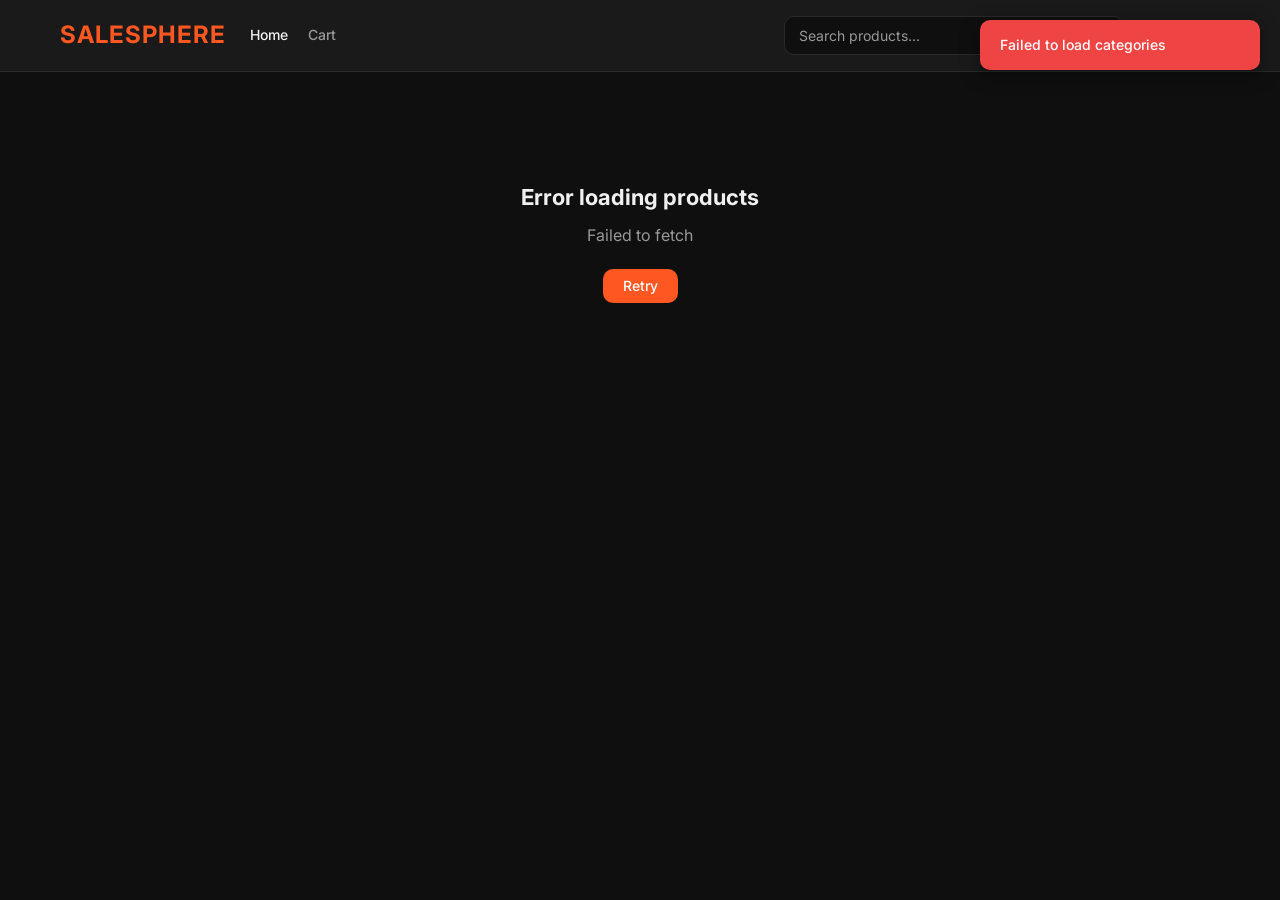
<file: commerce/index.html>
<!DOCTYPE html>
<html lang="en">
<head>
<meta charset="UTF-8">
<meta name="viewport" content="width=device-width, initial-scale=1.0">
<title>Salesphere - Home</title>
<link rel="stylesheet" href="css/style.css">
</head>
<body>
<header>
<div class="container header-inner">
<a href="index.html" class="logo">Salesphere</a>
    <nav>
<a href="index.html" class="active">Home</a>
<a href="cart.html">Cart <span class="cart-count" id="cart-count">0</span></a>
</nav>
<div class="search-bar">
<input type="text" id="search-input" placeholder="Search products...">
</div>
<div id="auth-container"></div>
</div>
</header>

<main class="container">
<div class="promo-hero" id="promoHero" style="display:none;margin-bottom:1.5rem;"></div>

<div class="categories" id="categories"></div>

<div class="product-grid" id="product-grid">
<div class="page-spinner"><div class="spinner"></div></div>
</div>

<div class="pagination" id="pagination"></div>
</main>

<script src="js/api.js"></script>
<script>
(function () {
    var currentPage = 1;
    var currentCategory = null;
    var currentSearch = '';
    var totalPages = 1;

    // load category filter buttons
    function loadCategories() {
        apiGet('categories.php').then(function (data) {
            var container = document.getElementById('categories');
            var html = '<button class="pill active" data-id="">All</button>';
            for (var i = 0; i < data.data.length; i++) {
                var cat = data.data[i];
                html += '<button class="pill" data-id="' + cat.CategoryID + '">' + escapeHtml(cat.CategoryName) + '</button>';
            }
            container.innerHTML = html;
            container.addEventListener('click', function (e) {
                var pill = e.target.closest('.pill');
                if (!pill) return;
                var pills = container.querySelectorAll('.pill');
                for (var j = 0; j < pills.length; j++) pills[j].classList.remove('active');
                pill.classList.add('active');
                currentCategory = pill.getAttribute('data-id') || null;
                currentPage = 1;
                loadProducts();
            });
        }).catch(function (err) {
            showToast('Failed to load categories', 'error');
        });
    }

    // load products and render grid
    function loadProducts() {
        var grid = document.getElementById('product-grid');
        grid.innerHTML = '<div class="page-spinner"><div class="spinner"></div></div>';

        var params = { page: currentPage, limit: 12 };
        if (currentCategory) params.category_id = currentCategory;
        if (currentSearch) params.search = currentSearch;

        apiGet('products.php', params).then(function (data) {
            var products = data.data || [];
            totalPages = data.pages || 1;

            if (products.length === 0) {
                grid.innerHTML = '<div class="empty-state"><span class="empty-icon">&#128269;</span><h3>No products found</h3><p>Try adjusting your search or filters</p></div>';
                document.getElementById('pagination').innerHTML = '';
                return;
            }

            var html = '';
            for (var i = 0; i < products.length; i++) {
                var p = products[i];
                var imgHtml = '';
                if (p.ProductImage) {
                    imgHtml = '<div class="product-image" style="background-image:url(\'' + escapeAttr(p.ProductImage) + '\')"></div>';
                } else {
                    var initial = p.ProductName ? p.ProductName.charAt(0).toUpperCase() : '?';
                    imgHtml = '<div class="product-image placeholder"><span>' + escapeHtml(initial) + '</span></div>';
                }
                html += '<div class="product-card">' +
                    '<a href="product.html?id=' + p.ProductID + '">' + imgHtml + '</a>' +
                    '<div class="product-info">' +
                    '<span class="badge">' + escapeHtml(p.CategoryName || '') + '</span>' +
                    '<h3><a href="product.html?id=' + p.ProductID + '">' + escapeHtml(p.ProductName) + '</a></h3>' +
                    '<div class="rating-stars">★★★★☆ <span class="rating-text">4.5 (120 reviews)</span></div>' +
                    '<p class="price">' + formatPrice(p.Price) + '</p>' +
                    '<button class="btn btn-primary btn-sm add-to-cart" data-id="' + p.ProductID + '">Add to Cart</button>' +
                    '</div></div>';
            }
            grid.innerHTML = html;
            renderPagination();

            grid.querySelectorAll('.add-to-cart').forEach(function (btn) {
                btn.addEventListener('click', function (e) {
                    e.preventDefault();
                    e.stopPropagation();
                    var self = this;
                    self.disabled = true;
                    self.textContent = 'Adding...';
                    apiPost('cart.php', { action: 'add', cart_token: getCartToken(), product_id: parseInt(self.getAttribute('data-id')), quantity: 1 })
                        .then(function () {
                            showToast('Added to cart!');
                            updateCartBadge();
                        })
                        .catch(function (err) {
                            showToast(err.message, 'error');
                        })
                        .finally(function () {
                            self.disabled = false;
                            self.textContent = 'Add to Cart';
                        });
                });
            });
        }).catch(function (err) {
            grid.innerHTML = '<div class="error-state"><h3>Error loading products</h3><p>' + escapeHtml(err.message) + '</p><button class="btn btn-primary" onclick="location.reload()">Retry</button></div>';
        });
    }

    // show page number buttons
    function renderPagination() {
        var container = document.getElementById('pagination');
        if (totalPages <= 1) {
            container.innerHTML = '';
            return;
        }
        var html = '';
        if (currentPage > 1) {
            html += '<button class="btn btn-outline btn-sm" data-page="' + (currentPage - 1) + '">Previous</button>';
        }
        var dotsShown = false;
        for (var i = 1; i <= totalPages; i++) {
            if (i === 1 || i === totalPages || Math.abs(i - currentPage) <= 2) {
                html += '<button class="btn btn-outline btn-sm' + (i === currentPage ? ' active' : '') + '" data-page="' + i + '">' + i + '</button>';
                dotsShown = false;
            } else if (!dotsShown) {
                html += '<span class="page-dots">...</span>';
                dotsShown = true;
            }
        }
        if (currentPage < totalPages) {
            html += '<button class="btn btn-outline btn-sm" data-page="' + (currentPage + 1) + '">Next</button>';
        }
        container.innerHTML = html;
        container.addEventListener('click', function (e) {
            var btn = e.target.closest('[data-page]');
            if (btn) {
                currentPage = parseInt(btn.getAttribute('data-page'));
                loadProducts();
                window.scrollTo({ top: 0, behavior: 'smooth' });
            }
        });
    }

    var searchTimeout = null;
    // search on input with debounce
    document.getElementById('search-input').addEventListener('input', function (e) {
        clearTimeout(searchTimeout);
        searchTimeout = setTimeout(function () {
            currentSearch = e.target.value.trim();
            currentPage = 1;
            loadProducts();
        }, 300);
    });

    // load promo banners on homepage
    function loadPromotions() {
        apiGet('promotions.php').then(function (data) {
            var promos = data.data || [];
            var container = document.getElementById('promoHero');
            if (promos.length === 0) {
                container.style.display = 'none';
                return;
            }
            var html = '<div class="promo-hero-header"><h2>🔥 Ongoing Promotions</h2><p>Apply these codes at checkout to save big!</p></div><div class="promo-hero-scroll">';
            for (var i = 0; i < promos.length; i++) {
                var p = promos[i];
                var discountText = p.Type === 'Percentage' ? p.Value + '% OFF' : 'Rs ' + parseFloat(p.Value).toFixed(2) + ' OFF';
                html += '<div class="promo-hero-card" data-code="' + p.Code + '">'
                    + '<div class="promo-hero-badge">' + discountText + '</div>'
                    + '<div class="promo-hero-name">' + escapeHtml(p.Name) + '</div>'
                    + (p.Description ? '<div class="promo-hero-desc">' + escapeHtml(p.Description) + '</div>' : '')
                    + '<div class="promo-hero-code" onclick="copyPromoCode(\'' + p.Code + '\', event)">'
                    + '<span class="promo-hero-code-label">Use code</span>'
                    + '<span class="promo-hero-code-value">' + p.Code + '</span>'
                    + '<span class="promo-hero-code-copy">Copy</span>'
                    + '</div>'
                    + '</div>';
            }
            html += '</div>';
            container.innerHTML = html;
            container.style.display = 'block';
        }).catch(function () {});
    }

    // copy promo code to clipboard
    function copyPromoCode(code, event) {
        event.stopPropagation();
        if (navigator.clipboard) {
            navigator.clipboard.writeText(code).then(function () {
                showToast('Code "' + code + '" copied! Paste it at checkout.');
            }).catch(function () {});
        } else {
            showToast('Use code: ' + code + ' at checkout');
        }
    }
    window.copyPromoCode = copyPromoCode;

    function escapeHtml(str) {
        if (!str) return '';
        return String(str).replace(/&/g, '&amp;').replace(/</g, '&lt;').replace(/>/g, '&gt;').replace(/"/g, '&quot;');
    }

    function escapeAttr(str) {
        if (!str) return '';
        return String(str).replace(/&/g, '&amp;').replace(/"/g, '&quot;').replace(/'/g, '&#39;');
    }

    initAuthUI();
    getCartToken();
    loadCategories();
    loadProducts();
    loadPromotions();
    updateCartBadge();
})();
</script>
</body>
</html>
</file>
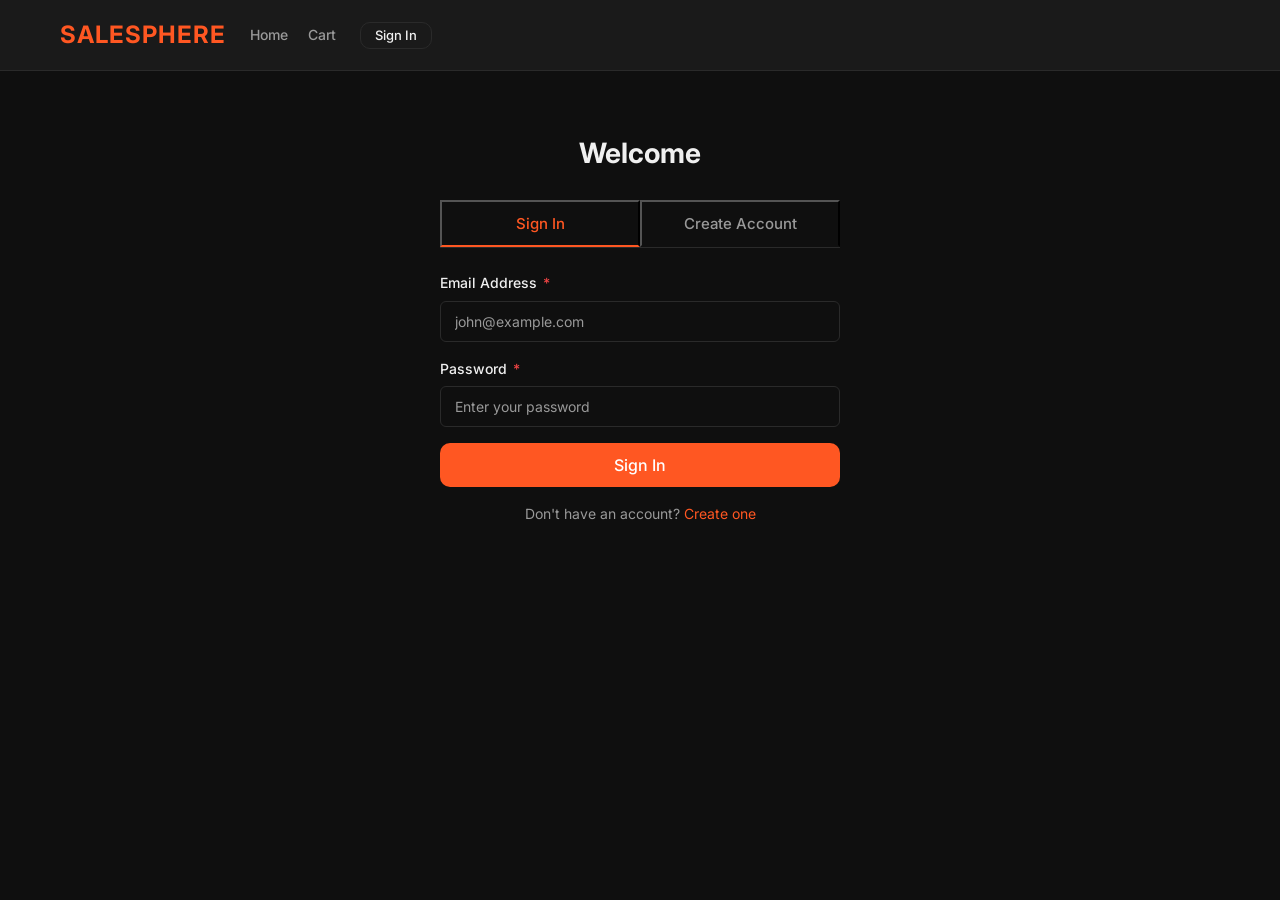
<file: commerce/auth.html>
<!DOCTYPE html>
<html lang="en">
<head>
<meta charset="UTF-8">
<meta name="viewport" content="width=device-width, initial-scale=1.0">
<title>Sign In - Salesphere</title>
<link rel="stylesheet" href="css/style.css">
</head>
<body>
<header>
<div class="container header-inner">
<a href="index.html" class="logo">Salesphere</a>
<nav>
<a href="index.html">Home</a>
<a href="cart.html">Cart <span class="cart-count" id="cart-count">0</span></a>
</nav>
<div id="auth-container"></div>
</div>
</header>

<main class="container">
<div class="auth-page">
<h1>Welcome</h1>

<div class="auth-tabs">
<button class="auth-tab active" data-tab="login">Sign In</button>
<button class="auth-tab" data-tab="register">Create Account</button>
</div>

<div class="auth-form active" id="form-login">
<form id="login-form" novalidate>
<div class="form-group" id="field-login-email">
<label>Email Address <span class="required">*</span></label>
<input type="email" id="login-email" placeholder="john@example.com" required>
<div class="error-text">Please enter your email</div>
</div>
<div class="form-group" id="field-login-password">
<label>Password <span class="required">*</span></label>
<input type="password" id="login-password" placeholder="Enter your password" required>
<div class="error-text">Please enter your password</div>
</div>
<div id="login-error" style="display:none;padding:10px 14px;background:rgba(239,68,68,0.12);border:1px solid var(--danger);border-radius:var(--radius-sm);margin-bottom:16px;color:var(--danger);font-size:14px;"></div>
<button type="submit" class="btn btn-primary btn-lg btn-block" id="login-btn">Sign In</button>
<div class="form-footer">Don't have an account? <a id="switch-to-register">Create one</a></div>
</form>
</div>

<div class="auth-form" id="form-register">
<form id="register-form" novalidate>
<div class="form-group" id="field-reg-name">
<label>Full Name <span class="required">*</span></label>
<input type="text" id="reg-name" placeholder="John Doe" required>
<div class="error-text">Please enter your name</div>
</div>
<div class="form-group" id="field-reg-email">
<label>Email Address <span class="required">*</span></label>
<input type="email" id="reg-email" placeholder="john@example.com" required>
<div class="error-text">Please enter a valid email</div>
</div>
<div class="form-group">
<label>Phone Number</label>
<input type="tel" id="reg-phone" placeholder="0123456789">
</div>
<div class="form-group" id="field-reg-password">
<label>Password <span class="required">*</span></label>
<input type="password" id="reg-password" placeholder="At least 6 characters" required minlength="6">
<div class="error-text">Password must be at least 6 characters</div>
</div>
<div id="register-error" style="display:none;padding:10px 14px;background:rgba(239,68,68,0.12);border:1px solid var(--danger);border-radius:var(--radius-sm);margin-bottom:16px;color:var(--danger);font-size:14px;"></div>
<button type="submit" class="btn btn-primary btn-lg btn-block" id="register-btn">Create Account</button>
<div class="form-footer">Already have an account? <a id="switch-to-login">Sign in</a></div>
</form>
</div>
</div>
</main>

<script src="js/api.js"></script>
<script>
(function () {
    var params = new URLSearchParams(window.location.search);
    var redirect = params.get('redirect') || 'index.html';

    var tabs = document.querySelectorAll('.auth-tab');
    var loginForm = document.getElementById('form-login');
    var registerForm = document.getElementById('form-register');

    // switch between login and register tabs
    tabs.forEach(function (tab) {
        tab.addEventListener('click', function () {
            tabs.forEach(function (t) { t.classList.remove('active'); });
            this.classList.add('active');
            if (this.dataset.tab === 'login') {
                loginForm.classList.add('active');
                registerForm.classList.remove('active');
            } else {
                registerForm.classList.add('active');
                loginForm.classList.remove('active');
            }
        });
    });

    document.getElementById('switch-to-register').addEventListener('click', function (e) {
        e.preventDefault();
        tabs[1].click();
    });
    document.getElementById('switch-to-login').addEventListener('click', function (e) {
        e.preventDefault();
        tabs[0].click();
    });

    if (isLoggedIn()) {
        window.location.href = redirect;
        return;
    }

    // login form submit handler
    document.getElementById('login-form').addEventListener('submit', function (e) {
        e.preventDefault();
        var email = document.getElementById('login-email').value.trim();
        var password = document.getElementById('login-password').value.trim();
        var valid = true;
        if (!email) { document.getElementById('field-login-email').classList.add('has-error'); valid = false; }
        else { document.getElementById('field-login-email').classList.remove('has-error'); }
        if (!password) { document.getElementById('field-login-password').classList.add('has-error'); valid = false; }
        else { document.getElementById('field-login-password').classList.remove('has-error'); }
        if (!valid) return;

        var btn = document.getElementById('login-btn');
        btn.disabled = true;
        btn.textContent = 'Signing in...';
        document.getElementById('login-error').style.display = 'none';

        apiPost('auth/login.php', { email: email, password: password })
            .then(function (data) {
                setAuth(data.data);
                showToast('Welcome back, ' + (data.data.name || '') + '!');
                setTimeout(function () { window.location.href = redirect; }, 500);
            })
            .catch(function (err) {
                btn.disabled = false;
                btn.textContent = 'Sign In';
                var errEl = document.getElementById('login-error');
                errEl.textContent = err.message;
                errEl.style.display = 'block';
            });
    });

    // register form submit handler
    document.getElementById('register-form').addEventListener('submit', function (e) {
        e.preventDefault();
        var name = document.getElementById('reg-name').value.trim();
        var email = document.getElementById('reg-email').value.trim();
        var phone = document.getElementById('reg-phone').value.trim();
        var password = document.getElementById('reg-password').value.trim();
        var valid = true;

        if (!name) { document.getElementById('field-reg-name').classList.add('has-error'); valid = false; }
        else { document.getElementById('field-reg-name').classList.remove('has-error'); }
        if (!email || !/^[^\s@]+@[^\s@]+\.[^\s@]+$/.test(email)) { document.getElementById('field-reg-email').classList.add('has-error'); valid = false; }
        else { document.getElementById('field-reg-email').classList.remove('has-error'); }
        if (!password || password.length < 6) { document.getElementById('field-reg-password').classList.add('has-error'); valid = false; }
        else { document.getElementById('field-reg-password').classList.remove('has-error'); }
        if (!valid) return;

        var btn = document.getElementById('register-btn');
        btn.disabled = true;
        btn.textContent = 'Creating account...';
        document.getElementById('register-error').style.display = 'none';

        var body = { name: name, email: email, password: password };
        if (phone) body.phone = phone;

        apiPost('auth/register.php', body)
            .then(function (data) {
                setAuth(data.data);
                showToast('Account created! Welcome, ' + (data.data.name || '') + '!');
                setTimeout(function () { window.location.href = redirect; }, 500);
            })
            .catch(function (err) {
                btn.disabled = false;
                btn.textContent = 'Create Account';
                var errEl = document.getElementById('register-error');
                errEl.textContent = err.message;
                errEl.style.display = 'block';
            });
    });

    initAuthUI();
    getCartToken();
    updateCartBadge();
})();
</script>
</body>
</html>
</file>
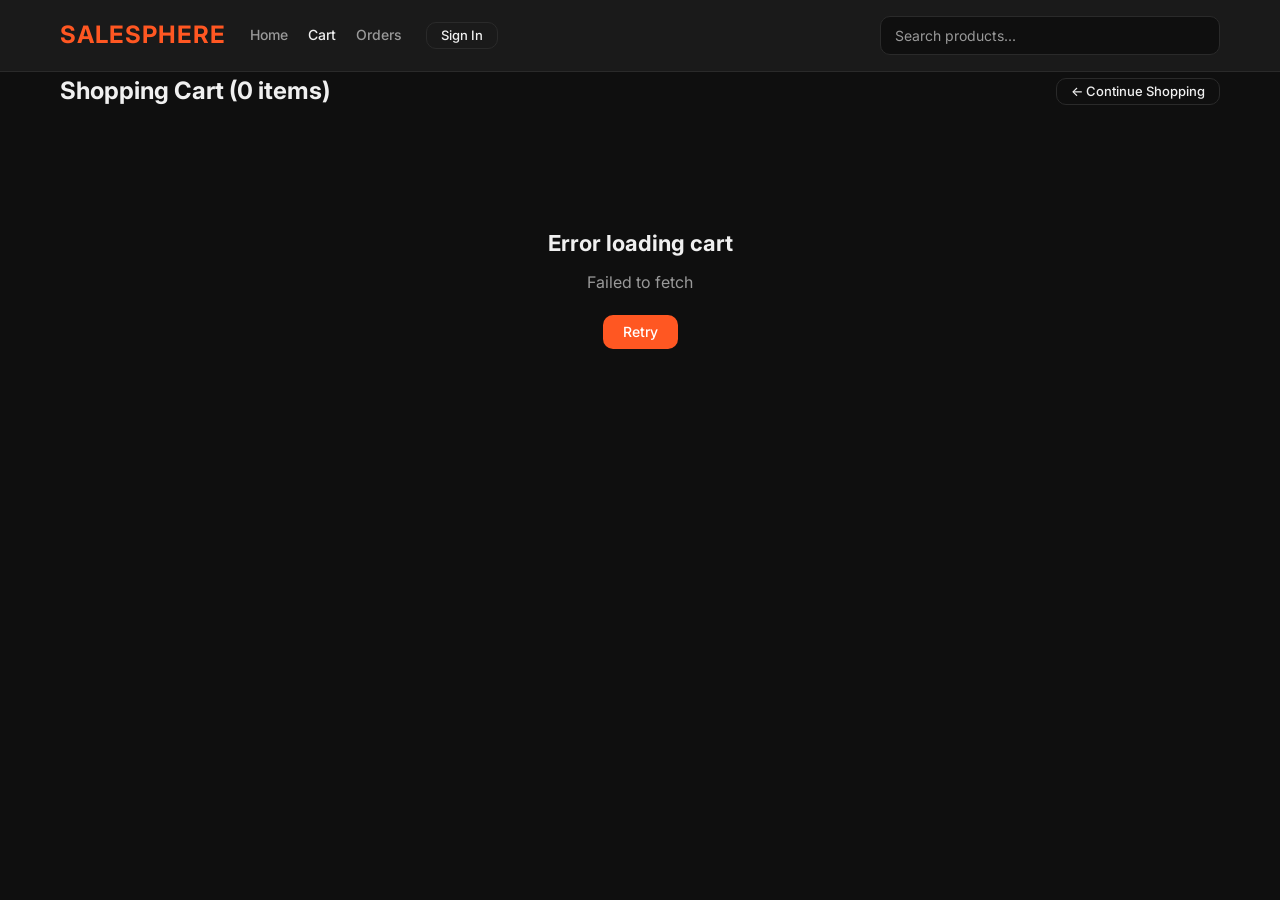
<file: commerce/cart.html>
<!DOCTYPE html>
<html lang="en">
<head>
<meta charset="UTF-8">
<meta name="viewport" content="width=device-width, initial-scale=1.0">
<title>Shopping Cart - Salesphere</title>
<link rel="stylesheet" href="css/style.css">
</head>
<body>
<header>
<div class="container header-inner">
<a href="index.html" class="logo">Salesphere</a>
    <nav>
<a href="index.html">Home</a>
<a href="cart.html" class="active">Cart <span class="cart-count" id="cart-count">0</span></a>
<a href="order-history.html">Orders</a>
</nav>
<div id="auth-container"></div>
<div class="search-bar">
<input type="text" id="search-input" placeholder="Search products...">
</div>
</div>
</header>

<main class="container">
<div class="cart-page-header">
<h1>Shopping Cart <span id="cart-item-count">(0 items)</span></h1>
<a href="index.html" class="btn btn-outline btn-sm">&larr; Continue Shopping</a>
</div>

<div id="cart-content" class="cart-page">
<div class="page-spinner" id="cart-spinner" style="grid-column:1/-1"><div class="spinner"></div></div>
</div>
</main>

<script src="js/api.js"></script>
<script>
(function () {
    var cartData = null;

    // get cart items from server
    function loadCart() {
        var content = document.getElementById('cart-content');
        content.innerHTML = '<div class="page-spinner" style="grid-column:1/-1"><div class="spinner"></div></div>';

        apiGet('cart.php', { cart_token: getCartToken() }).then(function (data) {
            cartData = data.data;
            var items = cartData && cartData.items ? cartData.items : [];
            if (items.length === 0) {
                content.innerHTML = '<div class="cart-empty" style="grid-column:1/-1"><div class="empty-icon">&#128722;</div><h2>Your cart is empty</h2><p>Looks like you haven\'t added anything yet.</p><a href="index.html" class="btn btn-primary">Start Shopping</a></div>';
                document.getElementById('cart-item-count').textContent = '(0 items)';
                updateCartBadge();
                return;
            }
            content.innerHTML = '';
            var itemsSection = document.createElement('div');
            itemsSection.className = 'cart-items';
            content.appendChild(itemsSection);

            var summarySection = document.createElement('div');
            summarySection.className = 'cart-summary';
            content.appendChild(summarySection);

            renderCartItems(itemsSection, items);
            renderSummary(summarySection, cartData);
            document.getElementById('cart-item-count').textContent = '(' + items.length + ' items)';
            updateCartBadge();
        }).catch(function (err) {
            document.getElementById('cart-content').innerHTML = '<div class="error-state" style="grid-column:1/-1"><h3>Error loading cart</h3><p>' + escapeHtml(err.message) + '</p><button class="btn btn-primary" onclick="loadCart()">Retry</button></div>';
        });
    }

    // show cart items in table
    function renderCartItems(container, items) {
        var html = '';
        for (var i = 0; i < items.length; i++) {
            var item = items[i];
            var thumbHtml = '';
            if (item.ProductImage) {
                thumbHtml = '<div class="cart-item-thumb" style="background-image:url(\'' + escapeAttr(item.ProductImage) + '\')"></div>';
            } else {
                var initial = item.ProductName ? item.ProductName.charAt(0).toUpperCase() : '?';
                thumbHtml = '<div class="cart-item-thumb placeholder"><span>' + escapeHtml(initial) + '</span></div>';
            }
            html += '<div class="cart-item" data-item-id="' + item.CartItemID + '">' +
                thumbHtml +
                '<div class="cart-item-name"><a href="product.html?id=' + item.ProductID + '">' + escapeHtml(item.ProductName) + '</a></div>' +
                '<div class="cart-item-price">' + formatPrice(item.Price) + '</div>' +
                '<div class="quantity-selector">' +
                '<button class="qty-btn-minus" type="button">&minus;</button>' +
                '<input type="number" value="' + item.Quantity + '" min="1" max="999" readonly>' +
                '<button class="qty-btn-plus" type="button">+</button>' +
                '</div>' +
                '<div class="cart-item-total">' + formatPrice(item.LineTotal) + '</div>' +
                '<button class="cart-item-remove" title="Remove item">&times;</button>' +
                '</div>';
        }
        container.innerHTML = html;

        container.querySelectorAll('.cart-item').forEach(function (el) {
            var itemId = parseInt(el.getAttribute('data-item-id'));
            var qtyInput = el.querySelector('input');
            var minusBtn = el.querySelector('.qty-btn-minus');
            var plusBtn = el.querySelector('.qty-btn-plus');
            var removeBtn = el.querySelector('.cart-item-remove');

            function updateItemQty(newQty) {
                if (newQty < 1) {
                    removeItem(itemId);
                    return;
                }
                minusBtn.disabled = true;
                plusBtn.disabled = true;
                apiPost('cart.php', { action: 'update', cart_token: getCartToken(), item_id: itemId, quantity: newQty })
                    .then(function () { loadCart(); })
                    .catch(function (err) {
                        showToast(err.message, 'error');
                        loadCart();
                    });
            }

            minusBtn.addEventListener('click', function () {
                var val = parseInt(qtyInput.value) || 1;
                if (val > 1) updateItemQty(val - 1);
            });
            plusBtn.addEventListener('click', function () {
                var val = parseInt(qtyInput.value) || 1;
                updateItemQty(val + 1);
            });

            removeBtn.addEventListener('click', function () { removeItem(itemId); });
        });
    }

    // remove item from cart
    function removeItem(itemId) {
        apiPost('cart.php', { action: 'remove', cart_token: getCartToken(), item_id: itemId })
            .then(function () {
                showToast('Item removed');
                loadCart();
                updateCartBadge();
            })
            .catch(function (err) {
                showToast(err.message, 'error');
            });
    }

    // show order totals and promo box
    function renderSummary(container, cartData) {
        var cart = cartData.cart || {};
        var items = cartData.items || [];
        var subtotal = 0;
        for (var i = 0; i < items.length; i++) {
            subtotal += parseFloat(items[i].LineTotal) || 0;
        }
        var discount = parseFloat(cartData.discount) || 0;
        var taxable = subtotal - discount;
        var tax = taxable * TAX_RATE;
        var grandTotal = taxable + tax;

        var html = '<h2>Order Summary</h2>';
        html += '<div class="summary-row"><span class="label">Subtotal</span><span class="value">' + formatPrice(subtotal) + '</span></div>';
        if (discount > 0) {
            html += '<div class="summary-row discount"><span class="label">Discount</span><span class="value">-' + formatPrice(discount) + '</span></div>';
        }
        html += '<div class="summary-row"><span class="label">Tax (6%)</span><span class="value">' + formatPrice(tax) + '</span></div>';
        html += '<div class="summary-row total"><span class="label">Total</span><span class="value">' + formatPrice(grandTotal) + '</span></div>';
        html += '<button class="btn btn-primary btn-block btn-checkout" id="checkout-btn">Proceed to Checkout</button>';

        var promoCode = (cart.promo_code) || (cartData.promo_code) || '';
        html += '<div class="promo-section"><h3>Promo Code</h3>';
        if (promoCode) {
            html += '<div class="promo-applied"><span>Code: <strong>' + escapeHtml(promoCode) + '</strong> (-' + formatPrice(discount) + ')</span><button class="remove-promo" id="remove-promo-btn">Remove</button></div>';
        } else {
            html += '<div class="promo-input"><input type="text" id="promo-input" placeholder="Enter promo code"><button class="btn btn-outline btn-sm" id="apply-promo-btn">Apply</button></div>';
        }
        html += '</div>';

        container.innerHTML = html;

        document.getElementById('checkout-btn').addEventListener('click', function () {
            window.location.href = 'checkout.html';
        });

        var applyBtn = document.getElementById('apply-promo-btn');
        if (applyBtn) {
            applyBtn.addEventListener('click', function () {
                var code = document.getElementById('promo-input').value.trim();
                if (!code) { showToast('Please enter a promo code', 'warning'); return; }
                applyBtn.disabled = true;
                applyBtn.textContent = 'Applying...';
                apiPost('cart.php', { action: 'promo', cart_token: getCartToken(), code: code })
                    .then(function (data) {
                        showToast(data.message || 'Promo applied!');
                        loadCart();
                    })
                    .catch(function (err) {
                        showToast(err.message, 'error');
                        applyBtn.disabled = false;
                        applyBtn.textContent = 'Apply';
                    });
            });
        }

        var removePromoBtn = document.getElementById('remove-promo-btn');
        if (removePromoBtn) {
            removePromoBtn.addEventListener('click', function () {
                removePromoBtn.disabled = true;
                apiPost('cart.php', { action: 'remove_promo', cart_token: getCartToken() })
                    .then(function () {
                        showToast('Promo removed');
                        loadCart();
                    })
                    .catch(function (err) {
                        showToast(err.message, 'error');
                        removePromoBtn.disabled = false;
                    });
            });
        }
    }

    document.getElementById('search-input').addEventListener('keydown', function (e) {
        if (e.key === 'Enter') {
            var val = this.value.trim();
            if (val) window.location.href = 'index.html?search=' + encodeURIComponent(val);
        }
    });

    function escapeHtml(str) {
        if (!str) return '';
        return String(str).replace(/&/g, '&amp;').replace(/</g, '&lt;').replace(/>/g, '&gt;').replace(/"/g, '&quot;');
    }
    function escapeAttr(str) {
        if (!str) return '';
        return String(str).replace(/&/g, '&amp;').replace(/"/g, '&quot;').replace(/'/g, '&#39;');
    }

    initAuthUI();
    getCartToken();
    loadCart();
})();
</script>
</body>
</html>
</file>
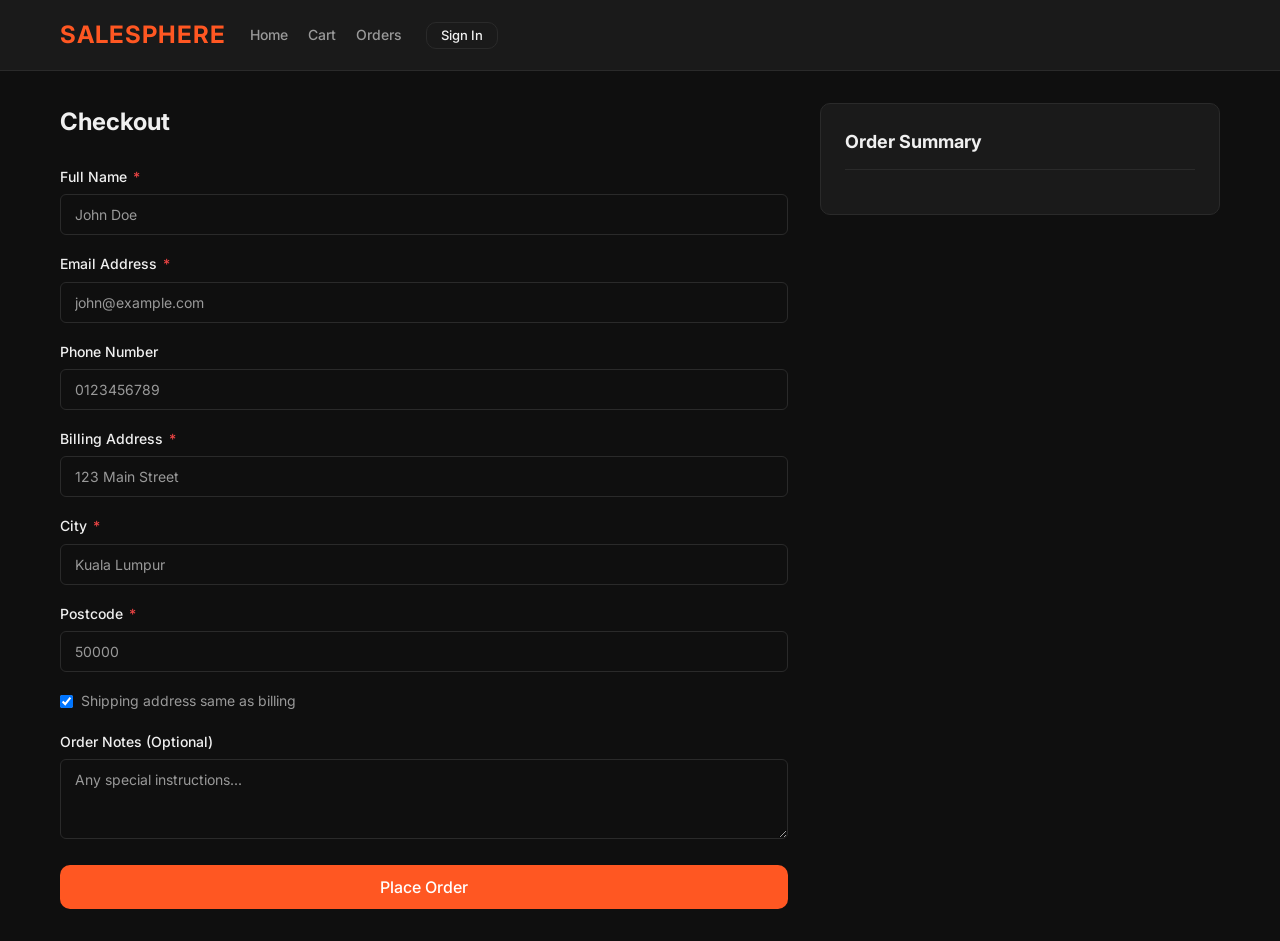
<file: commerce/checkout.html>
<!DOCTYPE html>
<html lang="en">
<head>
<meta charset="UTF-8">
<meta name="viewport" content="width=device-width, initial-scale=1.0">
<title>Checkout - Salesphere</title>
<link rel="stylesheet" href="css/style.css">
</head>
<body>
<header>
<div class="container header-inner">
<a href="index.html" class="logo">Salesphere</a>
    <nav>
<a href="index.html">Home</a>
<a href="cart.html">Cart <span class="cart-count" id="cart-count">0</span></a>
<a href="order-history.html">Orders</a>
</nav>
<div id="auth-container"></div>
</div>
</header>

<main class="container">
<div class="checkout-page">
<div class="checkout-form">
<h1>Checkout</h1>
<form id="checkout-form" novalidate>
<div class="form-group" id="field-name">
<label>Full Name <span class="required">*</span></label>
<input type="text" id="input-name" placeholder="John Doe" required>
<div class="error-text">Please enter your name</div>
</div>
<div class="form-group" id="field-email">
<label>Email Address <span class="required">*</span></label>
<input type="email" id="input-email" placeholder="john@example.com" required>
<div class="error-text">Please enter a valid email address</div>
</div>
<div class="form-group" id="field-phone">
<label>Phone Number</label>
<input type="tel" id="input-phone" placeholder="0123456789">
</div>
<div class="form-group" id="field-address">
<label>Billing Address <span class="required">*</span></label>
<input type="text" id="input-address" placeholder="123 Main Street" required>
<div class="error-text">Please enter your address</div>
</div>
<div class="form-group" id="field-city">
<label>City <span class="required">*</span></label>
<input type="text" id="input-city" placeholder="Kuala Lumpur" required>
<div class="error-text">Please enter your city</div>
</div>
<div class="form-group" id="field-postcode">
<label>Postcode <span class="required">*</span></label>
<input type="text" id="input-postcode" placeholder="50000" required>
<div class="error-text">Please enter your postcode</div>
</div>
<div class="form-checkbox">
<input type="checkbox" id="same-shipping" checked>
<label for="same-shipping">Shipping address same as billing</label>
</div>
<div class="form-group" id="field-shipping" style="display:none">
<label>Shipping Address</label>
<textarea id="input-shipping" placeholder="123 Main Street, Kuala Lumpur, 50000"></textarea>
</div>
<div class="form-group">
<label>Order Notes (Optional)</label>
<textarea id="input-notes" placeholder="Any special instructions..."></textarea>
</div>
<div id="checkout-error" style="display:none;margin-bottom:16px;padding:12px 16px;background:rgba(239,68,68,0.12);border:1px solid var(--danger);border-radius:var(--radius-sm);color:var(--danger);font-size:14px;"></div>
<button type="submit" class="btn btn-primary btn-lg btn-block" id="place-order-btn">Place Order</button>
</form>
</div>

<div class="checkout-summary" id="checkout-summary">
<h2>Order Summary</h2>
<div class="page-spinner" id="summary-spinner"><div class="spinner"></div></div>
<div id="summary-content" style="display:none">
<div class="checkout-summary-items" id="summary-items"></div>
<div class="summary-row"><span class="label">Subtotal</span><span class="value" id="summary-subtotal"></span></div>
<div class="summary-row discount" id="summary-discount-row" style="display:none"><span class="label">Discount</span><span class="value" id="summary-discount"></span></div>
<div class="summary-row"><span class="label">Tax</span><span class="value" id="summary-tax"></span></div>
<div class="summary-row total"><span class="label">Total</span><span class="value" id="summary-total"></span></div>
</div>
</div>
</div>
</main>

<script src="js/api.js"></script>
<script>
(function () {
    var cartData = null;
    var orderResponse = null;

    // load cart summary for checkout
    function loadSummary() {
        document.getElementById('summary-spinner').style.display = 'flex';
        document.getElementById('summary-content').style.display = 'none';

        apiGet('cart.php', { cart_token: getCartToken() }).then(function (data) {
            cartData = data.data;
            var items = cartData && cartData.items ? cartData.items : [];
            if (items.length === 0) {
                window.location.href = 'cart.html';
                return;
            }
            document.getElementById('summary-spinner').style.display = 'none';
            document.getElementById('summary-content').style.display = 'block';

            var subtotal = 0;
            var itemsHtml = '';
            for (var i = 0; i < items.length; i++) {
                var item = items[i];
                subtotal += parseFloat(item.LineTotal) || 0;
                itemsHtml += '<div class="checkout-summary-item"><span class="item-name">' + escapeHtml(item.ProductName) + '</span><span class="item-qty">x' + item.Quantity + '</span><span class="item-total">' + formatPrice(item.LineTotal) + '</span></div>';
            }
            document.getElementById('summary-items').innerHTML = itemsHtml;

            var discount = parseFloat(cartData.discount) || 0;
            var taxable = subtotal - discount;
            var tax = taxable * TAX_RATE;
            var grandTotal = taxable + tax;

            document.getElementById('summary-subtotal').textContent = formatPrice(subtotal);
            if (discount > 0) {
                document.getElementById('summary-discount-row').style.display = 'flex';
                document.getElementById('summary-discount').textContent = '-' + formatPrice(discount);
            } else {
                document.getElementById('summary-discount-row').style.display = 'none';
            }
            document.getElementById('summary-tax').textContent = formatPrice(tax);
            document.getElementById('summary-total').textContent = formatPrice(grandTotal);
        }).catch(function (err) {
            document.getElementById('summary-spinner').style.display = 'none';
            document.getElementById('summary-content').innerHTML = '<div class="error-state"><p>' + escapeHtml(err.message) + '</p></div>';
        });
    }

    var form = document.getElementById('checkout-form');
    var placeBtn = document.getElementById('place-order-btn');

    var fieldIds = ['name', 'email', 'address', 'city', 'postcode'];
    fieldIds.forEach(function (id) {
        var input = document.getElementById('input-' + id);
        input.addEventListener('blur', function () { validateField(id); });
    });

    document.getElementById('input-email').addEventListener('blur', function () { validateField('email'); });

    // check if field has value
    function validateField(id) {
        var input = document.getElementById('input-' + id);
        var group = document.getElementById('field-' + id);
        var val = input.value.trim();
        var valid = true;
        if (id === 'email') {
            var re = /^[^\s@]+@[^\s@]+\.[^\s@]+$/;
            valid = val.length > 0 && re.test(val);
        } else {
            valid = val.length > 0;
        }
        if (valid) {
            group.classList.remove('has-error');
        } else {
            group.classList.add('has-error');
        }
        return valid;
    }

    document.getElementById('same-shipping').addEventListener('change', function () {
        document.getElementById('field-shipping').style.display = this.checked ? 'none' : 'block';
    });

    // place order when form submitted
    form.addEventListener('submit', function (e) {
        e.preventDefault();
        var valid = true;
        fieldIds.forEach(function (id) {
            if (!validateField(id)) valid = false;
        });
        if (!valid) {
            var firstError = form.querySelector('.has-error input');
            if (firstError) firstError.focus();
            return;
        }

        var name = document.getElementById('input-name').value.trim();
        var email = document.getElementById('input-email').value.trim();
        var phone = document.getElementById('input-phone').value.trim();
        var address = document.getElementById('input-address').value.trim();
        var city = document.getElementById('input-city').value.trim();
        var postcode = document.getElementById('input-postcode').value.trim();
        var sameShipping = document.getElementById('same-shipping').checked;
        var shippingAddress = sameShipping ? address : document.getElementById('input-shipping').value.trim();
        var notes = document.getElementById('input-notes').value.trim();

        placeBtn.disabled = true;
        placeBtn.innerHTML = '<div class="spinner"></div> Processing...';
        document.getElementById('checkout-error').style.display = 'none';

        apiPost('checkout.php', {
            cart_token: getCartToken(),
            name: name,
            email: email,
            phone: phone,
            address: address,
            city: city,
            postcode: postcode,
            shipping_address: shippingAddress,
            notes: notes
        }).then(function (data) {
            orderResponse = data.data;
            var orderNumber = orderResponse.order_number || '';
            sessionStorage.setItem('last_order', JSON.stringify(orderResponse));
            window.location.href = 'confirmation.html?order=' + encodeURIComponent(orderNumber);
        }).catch(function (err) {
            placeBtn.disabled = false;
            placeBtn.textContent = 'Place Order';
            var errorEl = document.getElementById('checkout-error');
            errorEl.textContent = err.message;
            errorEl.style.display = 'block';
            window.scrollTo({ top: 0, behavior: 'smooth' });
        });
    });

    function escapeHtml(str) {
        if (!str) return '';
        return String(str).replace(/&/g, '&amp;').replace(/</g, '&lt;').replace(/>/g, '&gt;').replace(/"/g, '&quot;');
    }

    initAuthUI();
    getCartToken();
    loadSummary();
    updateCartBadge();
})();
</script>
</body>
</html>
</file>
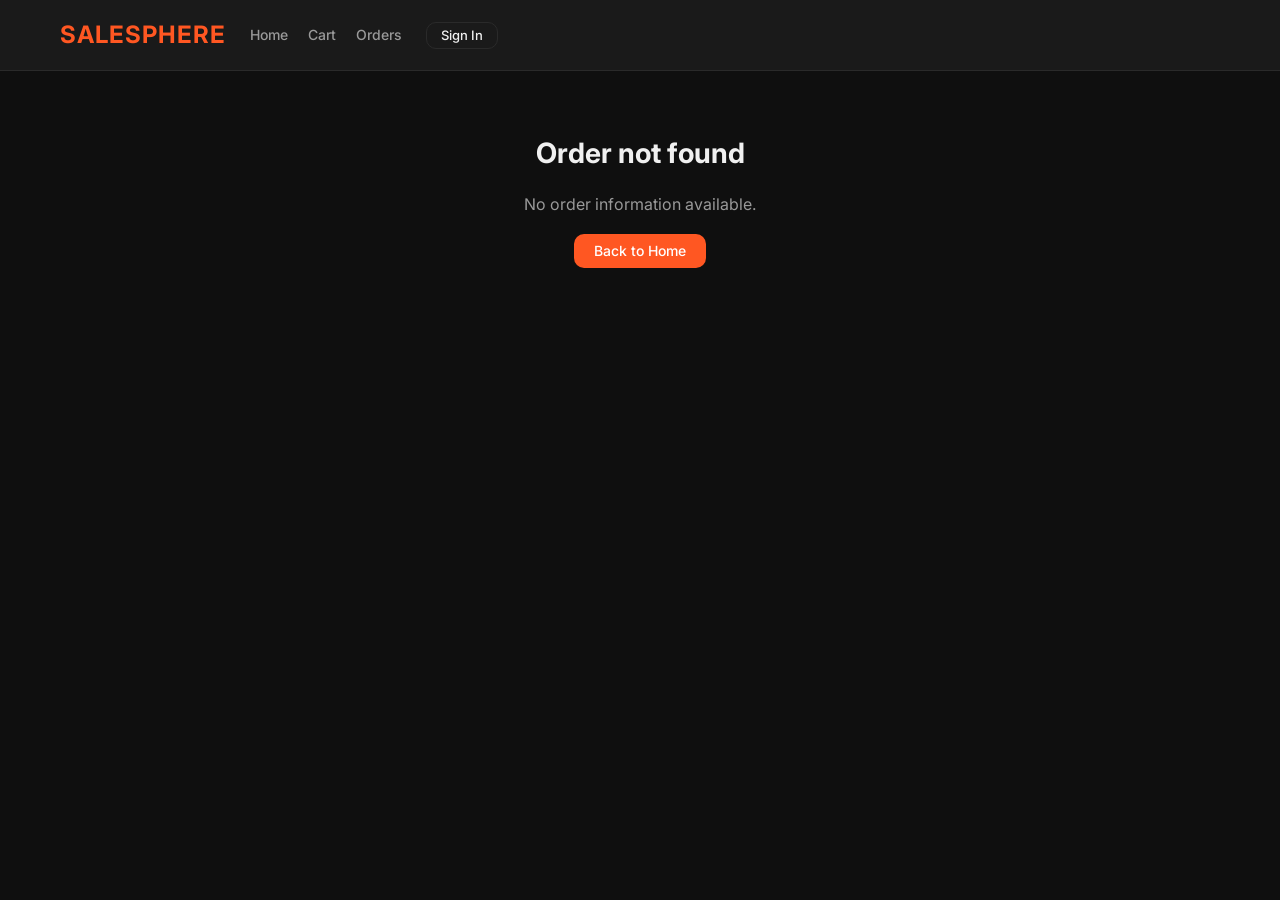
<file: commerce/confirmation.html>
<!DOCTYPE html>
<html lang="en">
<head>
<meta charset="UTF-8">
<meta name="viewport" content="width=device-width, initial-scale=1.0">
<title>Order Confirmed - Salesphere</title>
<link rel="stylesheet" href="css/style.css">
</head>
<body>
<header>
<div class="container header-inner">
<a href="index.html" class="logo">Salesphere</a>
    <nav>
<a href="index.html">Home</a>
<a href="cart.html">Cart <span class="cart-count" id="cart-count">0</span></a>
<a href="order-history.html">Orders</a>
</nav>
<div id="auth-container"></div>
</div>
</header>

<main class="container">
<div class="confirmation-page" id="confirmation-page">
<div class="confirmation-icon">
<svg viewBox="0 0 24 24"><polyline points="20 6 9 17 4 12" stroke="#fff" stroke-width="3" fill="none"/></svg>
</div>
<h1>Order Placed Successfully!</h1>
<p style="color:var(--text-muted);margin-bottom:24px">Thank you for your purchase. Your order has been confirmed.</p>

<div class="card" style="padding:32px;margin-bottom:32px;text-align:center">
<p style="font-size:14px;color:var(--text-muted);margin-bottom:4px">Order Number</p>
<p class="order-number" id="order-number">---</p>
<p style="font-size:14px;color:var(--text-muted);margin-top:16px;margin-bottom:4px">Total Amount</p>
<p class="order-total" id="order-total">---</p>
</div>

<div class="confirmation-actions">
<a href="order-lookup.html" class="btn btn-primary">Track Your Order</a>
<a href="index.html" class="btn btn-outline">Continue Shopping</a>
</div>
</div>
</main>

<script src="js/api.js"></script>
<script>
(function () {
    var params = new URLSearchParams(window.location.search);
    // get order number from URL
    var orderNumber = params.get('order');

    if (!orderNumber) {
        document.getElementById('confirmation-page').innerHTML = '<h1>Order not found</h1><p style="color:var(--text-muted);margin:16px 0">No order information available.</p><a href="index.html" class="btn btn-primary">Back to Home</a>';
    } else {
        document.getElementById('order-number').textContent = orderNumber;

        var stored = sessionStorage.getItem('last_order');
        if (stored) {
            try {
                var orderData = JSON.parse(stored);
                if (orderData.total) {
                    document.getElementById('order-total').textContent = formatPrice(orderData.total);
                }
            } catch (_) {}
        }

        sessionStorage.removeItem('last_order');
    }

    initAuthUI();
    getCartToken();
    updateCartBadge();
})();
</script>
</body>
</html>
</file>
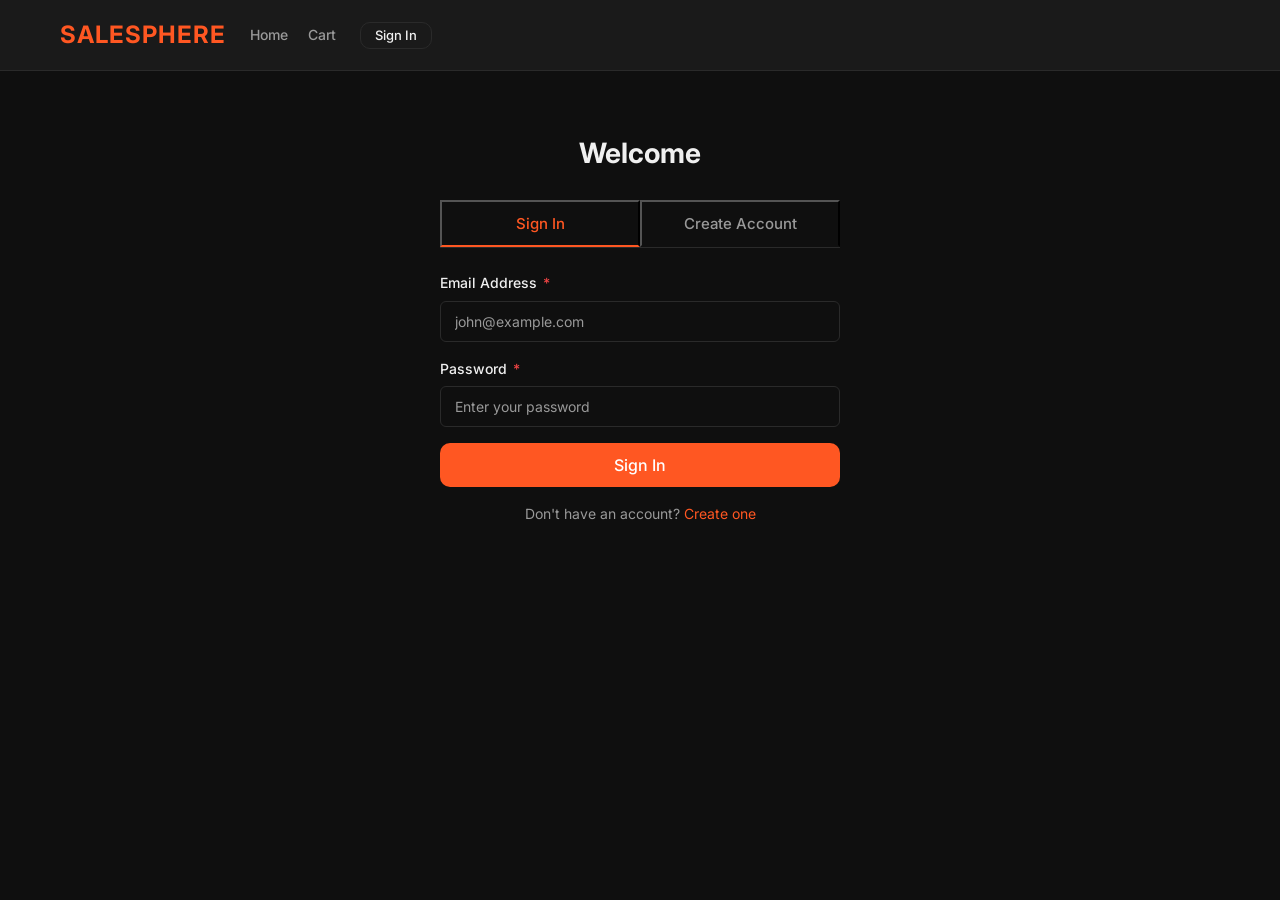
<file: commerce/feedback.html>
<!DOCTYPE html>
<html lang="en">
<head>
<meta charset="UTF-8">
<meta name="viewport" content="width=device-width, initial-scale=1.0">
<title>Submit Feedback - Salesphere</title>
<link rel="stylesheet" href="css/style.css">
</head>
<body>
<header>
<div class="container header-inner">
<a href="index.html" class="logo">Salesphere</a>
    <nav>
<a href="index.html">Home</a>
<a href="cart.html">Cart <span class="cart-count" id="cart-count">0</span></a>
<a href="order-history.html">Orders</a>
</nav>
<div id="auth-container"></div>
</div>
</header>

<main class="container">
<div class="feedback-page">
<h1>Submit Feedback</h1>

<div class="feedback-form">
<form id="feedback-form" novalidate>
    <div class="form-group" id="fb-product-group">
<label>Product ID <span class="required">*</span></label>
<input type="number" id="fb-product-id" placeholder="Enter the product ID" min="1" required>
<select id="fb-product-select" style="display:none;width:100%;padding:10px 14px;background:var(--card);border:1px solid var(--border);border-radius:var(--radius-sm);color:var(--text);font-size:14px;" onchange="document.getElementById('fb-product-id').value=this.value"></select>
<p id="fb-order-info" style="display:none;margin-top:8px;font-size:13px;color:var(--text-muted);"></p>
</div>

<div class="form-group">
<label>Rating <span class="required">*</span></label>
<div class="star-rating" id="star-rating">
<input type="radio" name="rating" id="star5" value="5"><label for="star5">&#9733;</label>
<input type="radio" name="rating" id="star4" value="4"><label for="star4">&#9733;</label>
<input type="radio" name="rating" id="star3" value="3"><label for="star3">&#9733;</label>
<input type="radio" name="rating" id="star2" value="2"><label for="star2">&#9733;</label>
<input type="radio" name="rating" id="star1" value="1"><label for="star1">&#9733;</label>
</div>
<div class="error-text" id="rating-error" style="display:block;margin-top:4px">Please select a rating</div>
</div>

<div class="form-group">
<label>Title <span class="required">*</span></label>
<input type="text" id="fb-title" placeholder="Summary of your review" required>
</div>

<div class="form-group">
<label>Comment <span class="required">*</span></label>
<textarea id="fb-comment" placeholder="Tell us about your experience with this product..." required></textarea>
</div>

<div class="form-group">
<label>Pros</label>
<textarea id="fb-pros" placeholder="What did you like? (optional)"></textarea>
</div>

<div class="form-group">
<label>Cons</label>
<textarea id="fb-cons" placeholder="What could be improved? (optional)"></textarea>
</div>

<div id="fb-error" style="display:none;padding:10px 14px;background:rgba(239,68,68,0.12);border:1px solid var(--danger);border-radius:var(--radius-sm);margin-bottom:16px;color:var(--danger);font-size:14px;"></div>
<button type="submit" class="btn btn-primary btn-lg btn-block" id="fb-submit-btn">Submit Feedback</button>
</form>

<div id="fb-success" style="display:none;text-align:center;padding:40px 20px">
<div class="success-icon" style="width:64px;height:64px;border-radius:50%;background:var(--success);display:flex;align-items:center;justify-content:center;margin:0 auto 16px">
<svg viewBox="0 0 24 24" style="width:32px;height:32px;stroke:#fff;fill:none;stroke-width:3"><polyline points="20 6 9 17 4 12"/></svg>
</div>
<h2 style="font-size:22px;margin-bottom:8px">Feedback Submitted!</h2>
<p style="color:var(--text-muted);margin-bottom:8px">Thank you for your review. It will be visible after approval.</p>
<p style="color:var(--text-muted);font-size:13px" id="fb-success-id"></p>
<div style="margin-top:24px;display:flex;gap:12px;justify-content:center;flex-wrap:wrap">
<a href="index.html" class="btn btn-primary">Continue Shopping</a>
<a href="profile.html" class="btn btn-outline">My Profile</a>
</div>
</div>
</div>
</div>
</main>

<script src="js/api.js"></script>
<script>
(function () {
    requireAuth();

    var form = document.getElementById('feedback-form');
    var submitBtn = document.getElementById('fb-submit-btn');
    var successEl = document.getElementById('fb-success');
    var errorEl = document.getElementById('fb-error');

    // Load order products if order param is specified
    (function loadOrderProducts() {
        var params = new URLSearchParams(window.location.search);
        var orderNum = params.get('order');
        var email = params.get('email');
        if (!orderNum) return;

        var selectEl = document.getElementById('fb-product-select');
        var productIdInput = document.getElementById('fb-product-id');
        var orderInfoEl = document.getElementById('fb-order-info');

        // If we have email, fetch order items
        var apiEmail = email || '';
        apiGet('orders.php?order_number=' + encodeURIComponent(orderNum) + (apiEmail ? '&email=' + encodeURIComponent(apiEmail) : ''))
            .then(function (data) {
                var orders = data.orders || data.data || [];
                if (!Array.isArray(orders)) orders = [orders];
                var found = null;
                for (var i = 0; i < orders.length; i++) {
                    if (orders[i].order_number === orderNum || orders[i].OrderID == orderNum || orders[i].id == orderNum) {
                        found = orders[i];
                        break;
                    }
                }
                if (!found || !found.items || found.items.length === 0) return;

                selectEl.innerHTML = '<option value="">-- Select a product --</option>';
                for (var j = 0; j < found.items.length; j++) {
                    var it = found.items[j];
                    var pid = it.ProductID || it.product_id || it.id;
                    var pname = it.ProductName || it.product_name || 'Product';
                    selectEl.innerHTML += '<option value="' + pid + '">' + pname + ' (ID: ' + pid + ')</option>';
                }
                selectEl.style.display = 'block';
                productIdInput.style.display = 'none';
                orderInfoEl.textContent = 'Order #' + orderNum + ' — select a product from this order to review.';
                orderInfoEl.style.display = 'block';
            })
            .catch(function () {
                // Silently fall back to manual input
            });
    })();

    // submit feedback form
    form.addEventListener('submit', function (e) {
        e.preventDefault();

        var productId = parseInt(document.getElementById('fb-product-id').value.trim());
        var rating = document.querySelector('input[name="rating"]:checked');
        var title = document.getElementById('fb-title').value.trim();
        var comment = document.getElementById('fb-comment').value.trim();
        var pros = document.getElementById('fb-pros').value.trim();
        var cons = document.getElementById('fb-cons').value.trim();

        var valid = true;
        if (!productId || productId < 1) { showToast('Please enter a valid product ID', 'warning'); valid = false; }
        if (!rating) { document.getElementById('rating-error').style.display = 'block'; valid = false; }
        else { document.getElementById('rating-error').style.display = 'none'; }
        if (!title) { showToast('Please enter a title', 'warning'); valid = false; }
        if (!comment) { showToast('Please enter a comment', 'warning'); valid = false; }
        if (!valid) return;

        var body = {
            product_id: productId,
            rating: parseInt(rating.value),
            title: title,
            comment: comment
        };
        if (pros) body.pros = pros;
        if (cons) body.cons = cons;

        submitBtn.disabled = true;
        submitBtn.textContent = 'Submitting...';
        errorEl.style.display = 'none';

        apiAuthPost('customer/feedback.php', body)
            .then(function (data) {
                form.style.display = 'none';
                successEl.style.display = 'block';
                if (data.data && data.data.feedback_id) {
                    document.getElementById('fb-success-id').textContent = 'Feedback ID: ' + data.data.feedback_id;
                }
                showToast('Feedback submitted!');
            })
            .catch(function (err) {
                submitBtn.disabled = false;
                submitBtn.textContent = 'Submit Feedback';
                errorEl.textContent = err.message;
                errorEl.style.display = 'block';
            });
    });

    initAuthUI();
    getCartToken();
    updateCartBadge();
})();
</script>
</body>
</html>
</file>
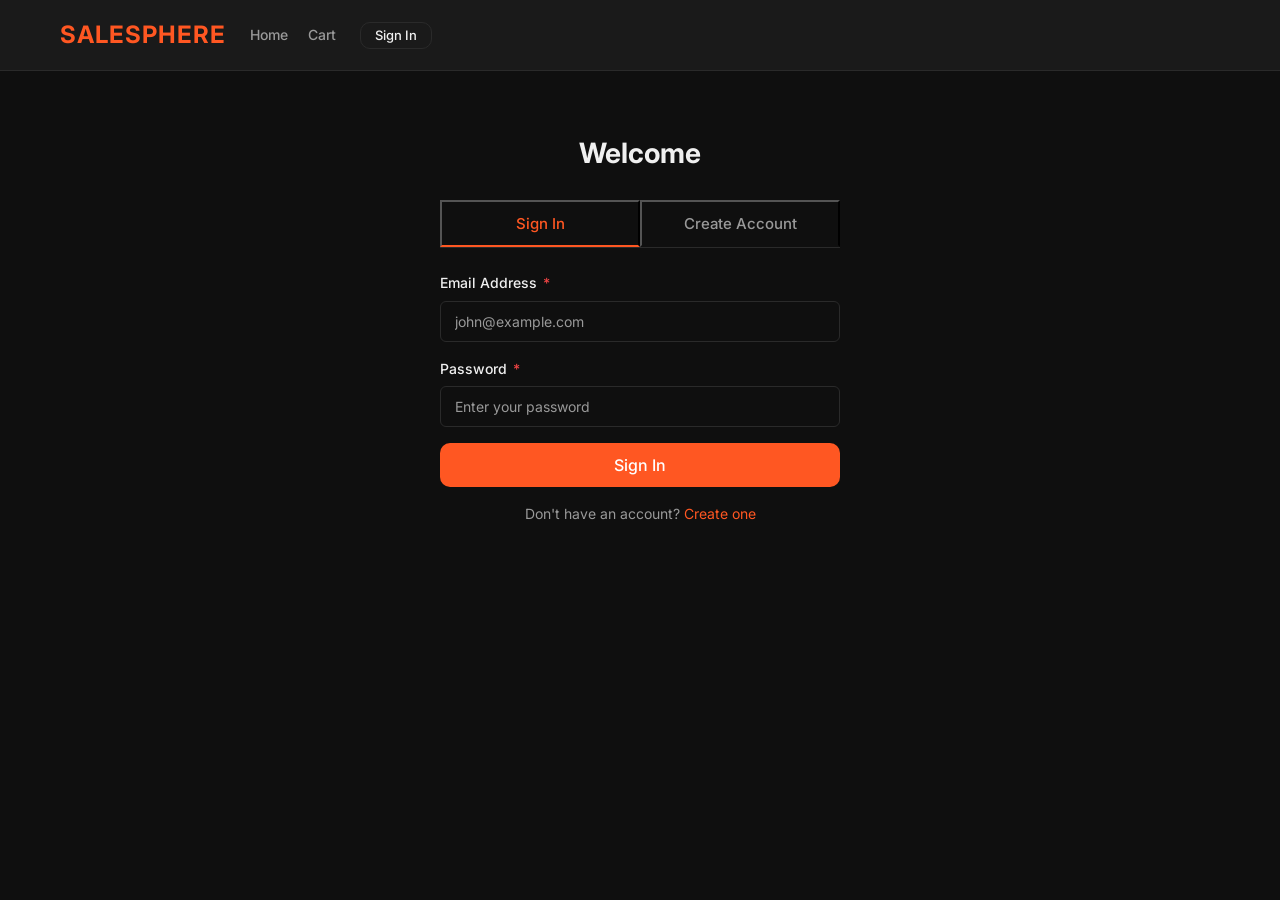
<file: commerce/order-history.html>
<!DOCTYPE html>
<html lang="en">
<head>
<meta charset="UTF-8">
<meta name="viewport" content="width=device-width, initial-scale=1.0">
<title>Order History - Salesphere</title>
<link rel="stylesheet" href="css/style.css">
</head>
<body>
<header>
<div class="container header-inner">
<a href="index.html" class="logo">Salesphere</a>
<nav>
<a href="index.html">Home</a>
<a href="cart.html">Cart <span class="cart-count" id="cart-count">0</span></a>
<a href="order-history.html" class="active">Orders</a>
</nav>
<div id="auth-container"></div>
</div>
</header>

<main class="container">
<div class="order-lookup-page">
<h1>Order History</h1>

<div id="history-spinner" class="page-spinner"><div class="spinner"></div></div>

<div id="history-empty" class="lookup-error" style="display:none">
<h3>No Orders Found</h3>
<p>You haven't placed any orders yet.</p>
<a href="index.html" class="btn btn-primary" style="margin-top:12px">Start Shopping</a>
</div>

<div id="history-error" class="lookup-error" style="display:none">
<h3>Something went wrong</h3>
<p id="history-error-msg">Unable to load orders. Please try again.</p>
<button class="btn btn-primary" id="history-retry">Try Again</button>
</div>

<div id="history-results" style="display:none">
<div class="tabs" style="display:flex;gap:0;border-bottom:1px solid var(--border);margin-bottom:20px;">
  <button class="tab-btn active" data-tab="orders" style="flex:1;padding:12px;background:none;border:none;border-bottom:2px solid var(--primary);color:var(--primary);font-family:var(--font);font-size:15px;font-weight:600;cursor:pointer;">Orders</button>
  <button class="tab-btn" data-tab="returns" style="flex:1;padding:12px;background:none;border:none;border-bottom:2px solid transparent;color:var(--text-muted);font-family:var(--font);font-size:15px;font-weight:500;cursor:pointer;">Returns</button>
</div>
<div id="tab-orders">
  <p style="color:var(--text-muted);margin-bottom:16px;font-size:14px" id="result-count"></p>
  <div class="order-history-list" id="order-list"></div>
</div>
<div id="tab-returns" style="display:none">
  <p style="color:var(--text-muted);margin-bottom:16px;font-size:14px" id="return-count"></p>
  <div class="order-history-list" id="return-list"></div>
</div>
</div>
</div>
</main>

<script src="js/api.js"></script>
<script>
(function () {
    requireAuth();

    var spinnerEl = document.getElementById('history-spinner');
    var emptyEl = document.getElementById('history-empty');
    var errorEl = document.getElementById('history-error');
    var errorMsg = document.getElementById('history-error-msg');
    var resultsEl = document.getElementById('history-results');
    var orderListEl = document.getElementById('order-list');
    var resultCount = document.getElementById('result-count');
    var returnListEl = document.getElementById('return-list');
    var returnCount = document.getElementById('return-count');
    var customerEmail = localStorage.getItem('customer_email') || '';

    // load orders + returns via auth
    function loadOrders() {
        spinnerEl.style.display = 'flex';
        resultsEl.style.display = 'none';
        emptyEl.style.display = 'none';
        errorEl.style.display = 'none';

        apiAuthPost('customer/orders.php', {})
            .then(function (data) {
                var orders = data.data || [];
                if (orders.length === 0) {
                    spinnerEl.style.display = 'none';
                    emptyEl.style.display = 'block';
                    return;
                }
                renderOrders(orders);
                spinnerEl.style.display = 'none';
            })
            .catch(function (err) {
                spinnerEl.style.display = 'none';
                errorMsg.textContent = err.message || 'Unable to load orders.';
                errorEl.style.display = 'block';
            });

        // Also load returns
        apiAuthPost('customer/returns.php', {})
            .then(function (data) {
                renderReturns(data.data || []);
            })
            .catch(function (err) {
                console.error('Failed to load returns:', err);
            });
    }

    // tab switching
    document.querySelectorAll('.tab-btn').forEach(function (btn) {
        btn.addEventListener('click', function () {
            var tab = this.dataset.tab;
            document.querySelectorAll('.tab-btn').forEach(function (b) {
                b.classList.remove('active');
                b.style.borderBottomColor = 'transparent';
                b.style.color = 'var(--text-muted)';
            });
            this.classList.add('active');
            this.style.borderBottomColor = 'var(--primary)';
            this.style.color = 'var(--primary)';
            document.getElementById('tab-orders').style.display = tab === 'orders' ? 'block' : 'none';
            document.getElementById('tab-returns').style.display = tab === 'returns' ? 'block' : 'none';
        });
    });

    // show order list
    function renderOrders(orders) {
        resultCount.textContent = orders.length + ' order' + (orders.length > 1 ? 's' : '') + ' found';
        var html = '';
        for (var i = 0; i < orders.length; i++) {
            var o = orders[i];
            var statusClass = (o.status || 'processing').toLowerCase();
            var dateStr = formatDate(o.created_at || o.order_date || '');
            var items = o.items || [];
            var itemCount = 0;
            for (var j = 0; j < items.length; j++) {
                itemCount += items[j].Quantity || items[j].quantity || 1;
            }

            html += '<div class="order-history-card">' +
                '<div class="order-history-header">' +
                '<span class="order-num">' + escapeHtml(o.order_number) + '</span>' +
                '<span class="order-status status-' + statusClass + '">' + escapeHtml(o.status || 'Processing') + '</span>' +
                '<span class="order-total">' + formatPrice(o.total) + '</span>' +
                '</div>' +
                '<div class="order-history-meta">' +
                '<span>' + escapeHtml(dateStr) + '</span>' +
                '<span>' + itemCount + ' item' + (itemCount > 1 ? 's' : '') + '</span>' +
                '</div>';

            if (items.length > 0) {
                html += '<div class="order-history-items"><details>' +
                    '<summary>View Items (' + items.length + ')</summary>' +
                    '<table><thead><tr><th>Product</th><th>Price</th><th>Qty</th><th>Total</th></tr></thead><tbody>';
                for (var k = 0; k < items.length; k++) {
                    var item = items[k];
                    var itemName = item.ProductName || item.product_name || 'Product';
                    var itemPrice = item.Price || item.price || 0;
                    var itemQty = item.Quantity || item.quantity || 1;
                    var itemTotal = item.LineTotal || item.line_total || (itemPrice * itemQty);
                    html += '<tr><td>' + escapeHtml(itemName) + '</td><td>' + formatPrice(itemPrice) + '</td><td>' + itemQty + '</td><td>' + formatPrice(itemTotal) + '</td></tr>';
                }
                html += '</tbody></table></details></div>';
            }

            // Action buttons based on status
            html += '<div style="margin-top:12px;display:flex;gap:8px;flex-wrap:wrap;">';
            if (o.status === 'Shipped' || o.status === 'Delivered') {
                html += '<a href="return-request.html?order=' + encodeURIComponent(o.order_number) + '&email=' + encodeURIComponent(customerEmail) + '" class="btn btn-outline btn-sm">Request Return</a>';
            }
            if (o.status === 'Delivered') {
                html += '<a href="feedback.html?order=' + encodeURIComponent(o.order_number) + '&email=' + encodeURIComponent(customerEmail) + '" class="btn btn-outline btn-sm">Submit Feedback</a>';
            }
            html += '</div>';
            html += '</div>';
        }
        orderListEl.innerHTML = html;
        resultsEl.style.display = 'block';
        resultsEl.scrollIntoView({ behavior: 'smooth', block: 'start' });
    }

    // show return list
    function renderReturns(returns) {
        returnCount.textContent = returns.length + ' return' + (returns.length > 1 ? 's' : '') + ' found';
        var html = '';
        if (returns.length === 0) {
            html = '<div class="empty-state"><div class="empty-icon">&#128722;</div><h3>No Return Requests</h3><p>You haven\'t requested any returns yet.</p></div>';
        } else {
            for (var i = 0; i < returns.length; i++) {
                var r = returns[i];
                var statusClass = (r.status || 'Requested').toLowerCase().replace(/\s+/g, '-');
                var dateStr = formatDate(r.requested_at);
                var items = r.items || [];

                html += '<div class="order-history-card return-card">' +
                    '<div class="order-history-header">' +
                    '<span class="order-num">' + escapeHtml(r.return_number) + '</span>' +
                    '<span class="order-status status-' + statusClass + '">' + escapeHtml(r.status || 'Requested') + '</span>' +
                    '<span class="order-total">' + formatPrice(r.total_refund) + '</span>' +
                    '</div>' +
                    '<div class="order-history-meta">' +
                    '<span>Requested: ' + escapeHtml(dateStr) + '</span>' +
                    '<span>' + items.length + ' item' + (items.length > 1 ? 's' : '') + '</span>' +
                    '<span>Branch: ' + escapeHtml(r.branch_name || '-') + '</span>' +
                    '</div>';

                if (items.length > 0) {
                    html += '<div class="order-history-items"><details>' +
                        '<summary>View Items (' + items.length + ')</summary>' +
                        '<table><thead><tr><th>Product</th><th>Price</th><th>Qty</th><th>Total</th></tr></thead><tbody>';
                    for (var k = 0; k < items.length; k++) {
                        var item = items[k];
                        var itemName = item.ProductName || item.product_name || 'Product';
                        var itemPrice = item.UnitPrice || item.unit_price || item.Price || item.price || 0;
                        var itemQty = item.Quantity || item.quantity || 1;
                        var itemTotal = item.LineTotal || item.line_total || (itemPrice * itemQty);
                        html += '<tr><td>' + escapeHtml(itemName) + '</td><td>' + formatPrice(itemPrice) + '</td><td>' + itemQty + '</td><td>' + formatPrice(itemTotal) + '</td></tr>';
                    }
                    html += '</tbody></table></details></div>';
                }

                if (r.reason) {
                    html += '<div style="margin-top:8px;font-size:13px;color:var(--text-muted);"><strong>Reason:</strong> ' + escapeHtml(r.reason) + '</div>';
                }
                if (r.reason_details) {
                    html += '<div style="margin-top:4px;font-size:13px;color:var(--text-muted);"><strong>Details:</strong> ' + escapeHtml(r.reason_details) + '</div>';
                }
                html += '</div>';
            }
        }
        returnListEl.innerHTML = html;
    }

    function formatDate(dateStr) {
        if (!dateStr) return '';
        try {
            var d = new Date(dateStr);
            if (isNaN(d.getTime())) return dateStr;
            var months = ['Jan','Feb','Mar','Apr','May','Jun','Jul','Aug','Sep','Oct','Nov','Dec'];
            return d.getDate() + ' ' + months[d.getMonth()] + ' ' + d.getFullYear();
        } catch (_) { return dateStr; }
    }

    document.getElementById('history-retry').addEventListener('click', loadOrders);

    function escapeHtml(str) {
        if (!str) return '';
        return String(str).replace(/&/g, '&amp;').replace(/</g, '&lt;').replace(/>/g, '&gt;').replace(/"/g, '&quot;');
    }

    initAuthUI();
    getCartToken();
    updateCartBadge();

    // Auto-load orders on page load
    loadOrders();
})();
</script>
</body>
</html>
</file>
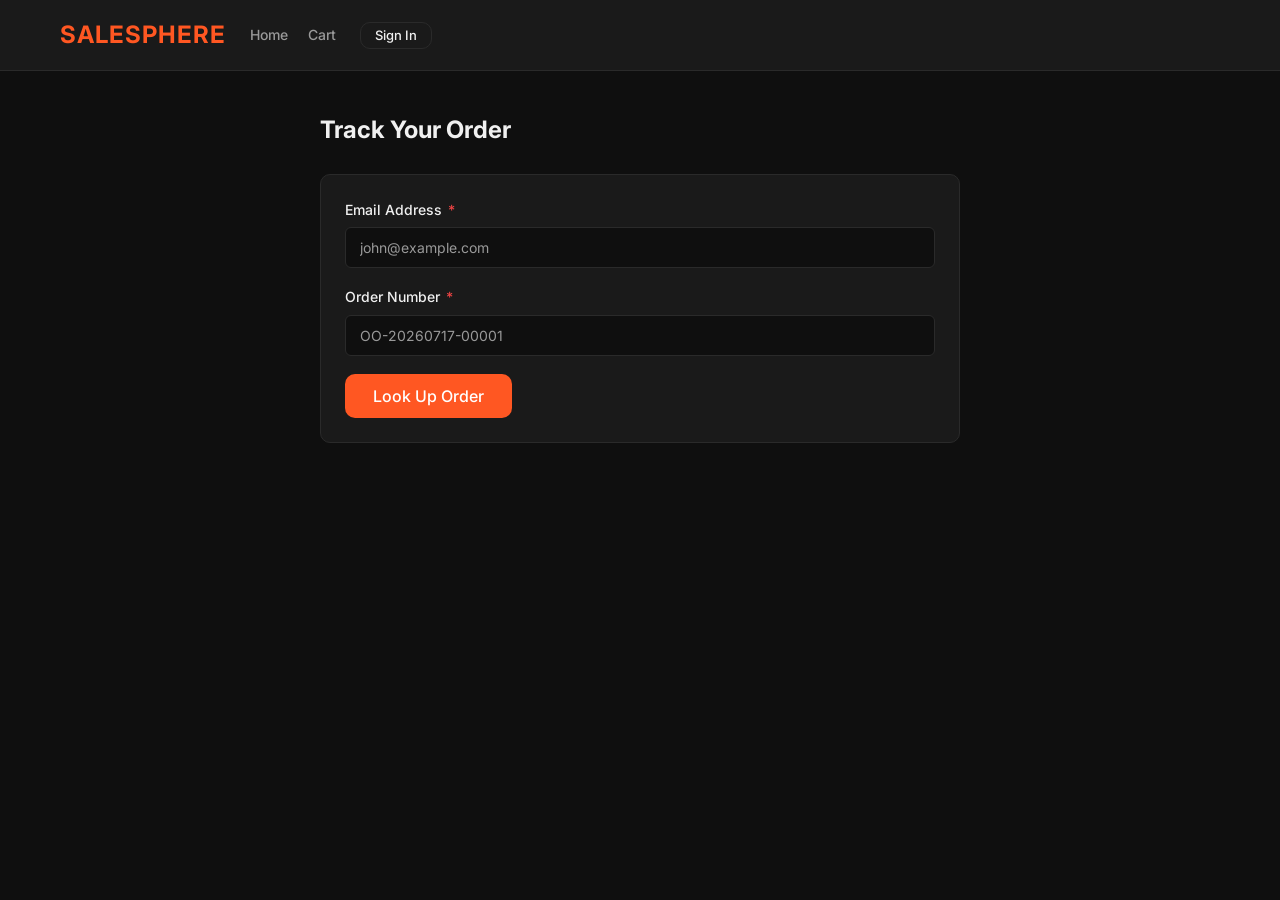
<file: commerce/order-lookup.html>
<!DOCTYPE html>
<html lang="en">
<head>
<meta charset="UTF-8">
<meta name="viewport" content="width=device-width, initial-scale=1.0">
<title>Order Lookup - Salesphere</title>
<link rel="stylesheet" href="css/style.css">
</head>
<body>
<header>
<div class="container header-inner">
<a href="index.html" class="logo">Salesphere</a>
<nav>
<a href="index.html">Home</a>
<a href="cart.html">Cart <span class="cart-count" id="cart-count">0</span></a>
</nav>
<div id="auth-container"></div>
</div>
</header>

<main class="container">
<div class="order-lookup-page">
<h1>Track Your Order</h1>

<div class="lookup-form">
<form id="lookup-form" novalidate>
<div class="form-group" id="field-email">
<label>Email Address <span class="required">*</span></label>
<input type="email" id="lookup-email" placeholder="john@example.com" required>
<div class="error-text">Please enter a valid email</div>
</div>
<div class="form-group" id="field-order">
<label>Order Number <span class="required">*</span></label>
<input type="text" id="lookup-order" placeholder="OO-20260717-00001" required>
<div class="error-text">Please enter your order number</div>
</div>
<button type="submit" class="btn btn-primary btn-lg" id="lookup-btn">Look Up Order</button>
</form>
</div>

<div class="order-result" id="order-result">
<h2>Order Details</h2>
<div id="order-status"></div>
<div class="order-detail-grid" id="order-details"></div>
<h3 style="font-size:16px;margin-bottom:12px;margin-top:24px">Items</h3>
<div style="overflow-x:auto">
<table class="order-items-table" id="order-items-table">
<thead>
<tr>
<th>Product</th>
<th>Price</th>
<th>Quantity</th>
<th>Total</th>
</tr>
</thead>
<tbody id="order-items-body"></tbody>
</table>
</div>
</div>

<div class="lookup-error" id="lookup-error">
<h3>Order Not Found</h3>
<p>We couldn't find an order with that email and order number. Please check your details and try again.</p>
<button class="btn btn-primary" id="retry-btn">Try Again</button>
</div>

<div class="page-spinner" id="lookup-spinner" style="display:none"><div class="spinner"></div></div>
</div>
</main>

<script src="js/api.js"></script>
<script>
(function () {
    var form = document.getElementById('lookup-form');
    var lookupBtn = document.getElementById('lookup-btn');
    var resultEl = document.getElementById('order-result');
    var errorEl = document.getElementById('lookup-error');
    var spinnerEl = document.getElementById('lookup-spinner');

    // submit order lookup form
    form.addEventListener('submit', function (e) {
        e.preventDefault();

        var email = document.getElementById('lookup-email').value.trim();
        var order = document.getElementById('lookup-order').value.trim();

        var valid = true;
        if (!email || !/^[^\s@]+@[^\s@]+\.[^\s@]+$/.test(email)) {
            document.getElementById('field-email').classList.add('has-error');
            valid = false;
        } else {
            document.getElementById('field-email').classList.remove('has-error');
        }
        if (!order) {
            document.getElementById('field-order').classList.add('has-error');
            valid = false;
        } else {
            document.getElementById('field-order').classList.remove('has-error');
        }
        if (!valid) return;

        resultEl.style.display = 'none';
        errorEl.style.display = 'none';
        lookupBtn.disabled = true;
        lookupBtn.textContent = 'Searching...';
        spinnerEl.style.display = 'flex';

        apiPost('orders.php', { email: email, order_number: order })
            .then(function (data) {
                spinnerEl.style.display = 'none';
                lookupBtn.disabled = false;
                lookupBtn.textContent = 'Look Up Order';
                renderOrder(data.data);
            })
            .catch(function (err) {
                spinnerEl.style.display = 'none';
                lookupBtn.disabled = false;
                lookupBtn.textContent = 'Look Up Order';
                errorEl.style.display = 'block';
            });
    });

    // show order details and items
    function renderOrder(data) {
        var order = data.order || {};
        var items = data.items || [];
        var customer = data.customer || {};

        var status = (order.status || 'processing').toLowerCase();
        var statusEl = document.getElementById('order-status');
        statusEl.innerHTML = '<span class="order-status status-' + status + '">' + escapeHtml(order.status || 'Processing') + '</span>';

        var detailsHtml = '';
        var detailFields = [
            { label: 'Order Number', value: order.order_number },
            { label: 'Order Date', value: order.created_at || order.order_date || '' },
            { label: 'Customer Name', value: customer.name },
            { label: 'Email', value: customer.email },
            { label: 'Phone', value: customer.phone },
            { label: 'Shipping Address', value: order.shipping_address || order.address }
        ];
        for (var i = 0; i < detailFields.length; i++) {
            if (detailFields[i].value) {
                detailsHtml += '<div class="order-detail-item"><div class="detail-label">' + escapeHtml(detailFields[i].label) + '</div><div class="detail-value">' + escapeHtml(detailFields[i].value) + '</div></div>';
            }
        }
        document.getElementById('order-details').innerHTML = detailsHtml;

        var itemsHtml = '';
        for (var j = 0; j < items.length; j++) {
            var item = items[j];
            itemsHtml += '<tr>' +
                '<td>' + escapeHtml(item.ProductName || item.product_name || 'Product') + '</td>' +
                '<td>' + formatPrice(item.Price || item.price || 0) + '</td>' +
                '<td>' + (item.Quantity || item.quantity || 1) + '</td>' +
                '<td>' + formatPrice(item.LineTotal || item.line_total || (item.Price * item.Quantity) || 0) + '</td>' +
                '</tr>';
        }
        document.getElementById('order-items-body').innerHTML = itemsHtml;

        resultEl.style.display = 'block';
        resultEl.scrollIntoView({ behavior: 'smooth', block: 'start' });
    }

    document.getElementById('retry-btn').addEventListener('click', function () {
        errorEl.style.display = 'none';
        document.getElementById('lookup-email').focus();
    });

    document.getElementById('lookup-email').addEventListener('blur', function () {
        var val = this.value.trim();
        if (val && /^[^\s@]+@[^\s@]+\.[^\s@]+$/.test(val)) {
            document.getElementById('field-email').classList.remove('has-error');
        }
    });
    document.getElementById('lookup-order').addEventListener('blur', function () {
        if (this.value.trim()) {
            document.getElementById('field-order').classList.remove('has-error');
        }
    });

    function escapeHtml(str) {
        if (!str) return '';
        return String(str).replace(/&/g, '&amp;').replace(/</g, '&lt;').replace(/>/g, '&gt;').replace(/"/g, '&quot;');
    }

    initAuthUI();
    getCartToken();
    updateCartBadge();
})();
</script>
</body>
</html>
</file>
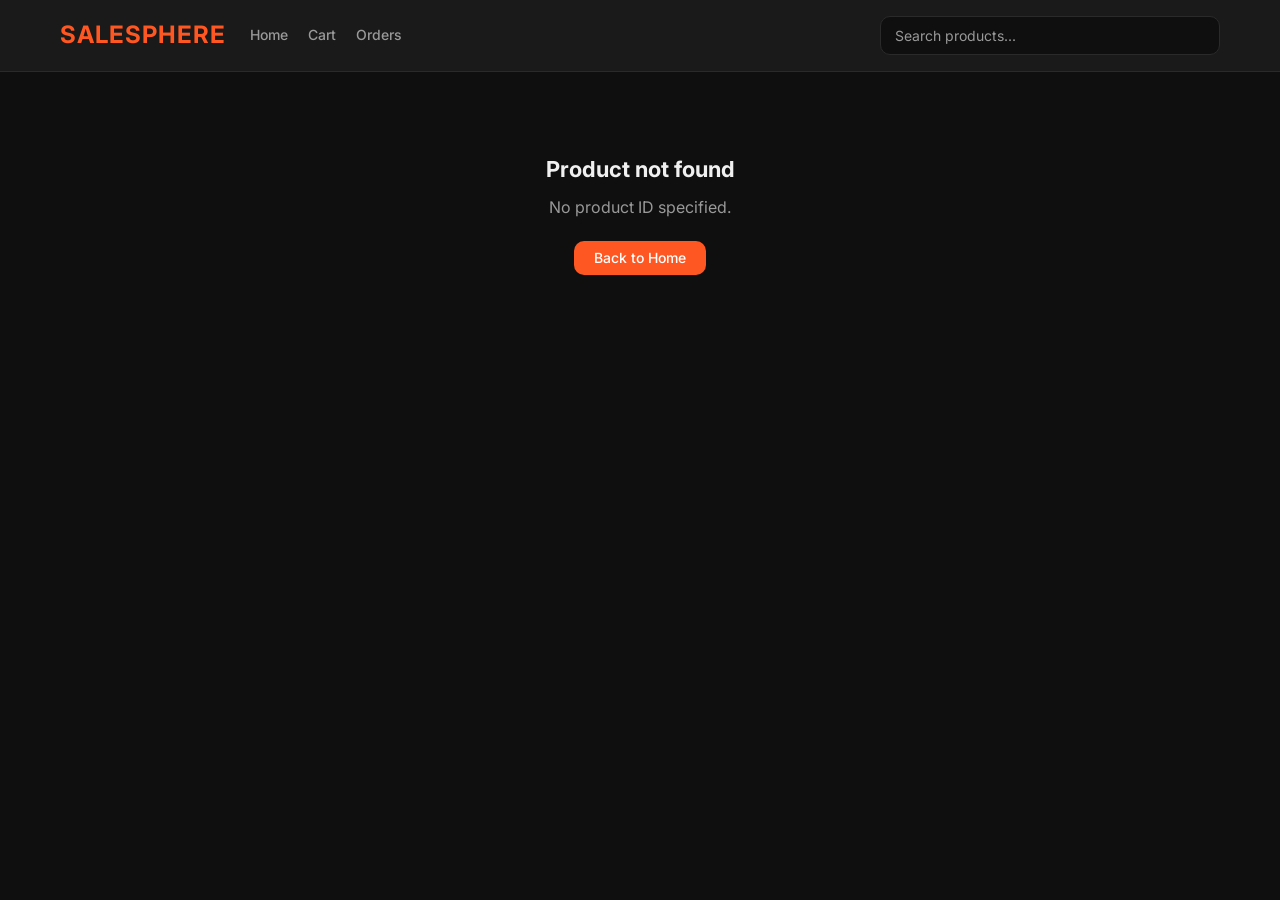
<file: commerce/product.html>
<!DOCTYPE html>
<html lang="en">
<head>
<meta charset="UTF-8">
<meta name="viewport" content="width=device-width, initial-scale=1.0">
<title>Product - Salesphere</title>
<link rel="stylesheet" href="css/style.css">
</head>
<body>
<header>
<div class="container header-inner">
<a href="index.html" class="logo">Salesphere</a>
    <nav>
<a href="index.html">Home</a>
<a href="cart.html">Cart <span class="cart-count" id="cart-count">0</span></a>
<a href="order-history.html">Orders</a>
</nav>
<div id="auth-container"></div>
<div class="search-bar">
<input type="text" id="search-input" placeholder="Search products...">
</div>
</div>
</header>

<main class="container" id="main-content">
<div class="product-detail-loading page-spinner" id="loading-spinner"><div class="spinner"></div></div>

<div class="product-detail" id="product-detail" style="display:none">
<div class="product-detail-image" id="product-image"></div>
<div class="product-detail-info">
<h1 id="product-name"></h1>
<div class="price-large" id="product-price"></div>
<p class="description" id="product-description"></p>
<div class="meta" id="product-meta"></div>
<div id="stock-indicator"></div>

<div class="quantity-selector">
<button class="qty-btn-minus" id="qty-minus" type="button">&minus;</button>
<input type="number" id="qty-input" value="1" min="1" max="999">
<button class="qty-btn-plus" id="qty-plus" type="button">+</button>
</div>

<button class="btn btn-primary btn-lg btn-block" id="add-to-cart-btn">Add to Cart</button>
</div>
</div>

<div class="related-section" id="related-section" style="display:none">
<h2>Related Products</h2>
<div class="related-grid" id="related-grid"></div>
</div>
</main>

<script src="js/api.js"></script>
<script>
(function () {
    var params = new URLSearchParams(window.location.search);
    var productId = params.get('id');
    if (!productId) {
        document.getElementById('main-content').innerHTML = '<div class="error-state" style="padding:80px 20px;text-align:center"><h3>Product not found</h3><p>No product ID specified.</p><a href="index.html" class="btn btn-primary">Back to Home</a></div>';
        return;
    }

    var currentProduct = null;

    apiGet('products.php', { id: productId }).then(function (data) {
        currentProduct = data.data;
        if (!currentProduct) throw new Error('Product not found');
        renderProduct(currentProduct);
        loadRelated(currentProduct);
    }).catch(function (err) {
        document.getElementById('main-content').innerHTML = '<div class="error-state" style="padding:80px 20px;text-align:center"><h3>Product not found</h3><p>' + escapeHtml(err.message) + '</p><a href="index.html" class="btn btn-primary">Back to Home</a></div>';
    });

    // show product details on page
    function renderProduct(p) {
        document.getElementById('loading-spinner').style.display = 'none';
        document.getElementById('product-detail').style.display = 'grid';

        var imgContainer = document.getElementById('product-image');
        if (p.ProductImage) {
            imgContainer.style.backgroundImage = "url('" + escapeAttr(p.ProductImage) + "')";
        } else {
            var initial = p.ProductName ? p.ProductName.charAt(0).toUpperCase() : '?';
            imgContainer.className = 'product-detail-image placeholder';
            imgContainer.innerHTML = '<span>' + escapeHtml(initial) + '</span>';
        }

        document.getElementById('product-name').textContent = p.ProductName || '';
        document.getElementById('product-price').textContent = formatPrice(p.Price);
        document.getElementById('product-description').textContent = p.Description || 'No description available.';

        var metaHtml = '';
        if (p.ProductSKU) metaHtml += '<span class="meta-item"><strong>SKU:</strong> ' + escapeHtml(p.ProductSKU) + '</span>';
        if (p.CategoryName) metaHtml += '<span class="meta-item"><strong>Category:</strong> <span class="badge">' + escapeHtml(p.CategoryName) + '</span></span>';
        document.getElementById('product-meta').innerHTML = metaHtml;

        var stockEl = document.getElementById('stock-indicator');
        var stock = parseInt(p.Stock) || 0;
        if (stock > 0) {
            stockEl.innerHTML = '<span class="stock-indicator stock-in">In Stock (' + stock + ' available)</span>';
        } else {
            stockEl.innerHTML = '<span class="stock-indicator stock-out">Out of Stock</span>';
        }

        var qtyInput = document.getElementById('qty-input');
        qtyInput.max = Math.max(stock, 1);

        var addBtn = document.getElementById('add-to-cart-btn');
        if (stock <= 0) {
            addBtn.disabled = true;
            addBtn.textContent = 'Out of Stock';
        } else {
            addBtn.disabled = false;
            addBtn.textContent = 'Add to Cart';
        }

        document.title = p.ProductName + ' - Salesphere';
    }

    // load related products
    function loadRelated(p) {
        if (!p.CategoryName) return;
        apiGet('products.php', { limit: 10 }).then(function (data) {
            var products = data.data || [];
            var related = [];
            for (var i = 0; i < products.length; i++) {
                if (products[i].ProductID == productId) continue;
                if (products[i].CategoryName === p.CategoryName) {
                    related.push(products[i]);
                }
            }
            related = related.slice(0, 4);
            if (related.length === 0) return;
            document.getElementById('related-section').style.display = 'block';
            var html = '';
            for (var j = 0; j < related.length; j++) {
                var r = related[j];
                var imgHtml = '';
                if (r.ProductImage) {
                    imgHtml = '<div class="product-image" style="background-image:url(\'' + escapeAttr(r.ProductImage) + '\')"></div>';
                } else {
                    var init = r.ProductName ? r.ProductName.charAt(0).toUpperCase() : '?';
                    imgHtml = '<div class="product-image placeholder"><span>' + escapeHtml(init) + '</span></div>';
                }
                html += '<div class="product-card">' +
                    '<a href="product.html?id=' + r.ProductID + '">' + imgHtml + '</a>' +
                    '<div class="product-info">' +
                    '<span class="badge">' + escapeHtml(r.CategoryName || '') + '</span>' +
                    '<h3><a href="product.html?id=' + r.ProductID + '">' + escapeHtml(r.ProductName) + '</a></h3>' +
                    '<p class="price">' + formatPrice(r.Price) + '</p>' +
                    '</div></div>';
            }
            document.getElementById('related-grid').innerHTML = html;
        }).catch(function () {});
    }

    var qtyInput = document.getElementById('qty-input');
    document.getElementById('qty-minus').addEventListener('click', function () {
        var val = parseInt(qtyInput.value) || 1;
        if (val > 1) qtyInput.value = val - 1;
    });
    document.getElementById('qty-plus').addEventListener('click', function () {
        var val = parseInt(qtyInput.value) || 1;
        var max = parseInt(qtyInput.max) || 999;
        if (val < max) qtyInput.value = val + 1;
    });
    qtyInput.addEventListener('change', function () {
        var val = parseInt(this.value) || 1;
        var max = parseInt(this.max) || 999;
        if (val < 1) this.value = 1;
        else if (val > max) this.value = max;
    });

    // add product to cart
    document.getElementById('add-to-cart-btn').addEventListener('click', function () {
        var self = this;
        if (self.disabled) return;
        var qty = parseInt(qtyInput.value) || 1;
        self.disabled = true;
        self.textContent = 'Adding...';
        apiPost('cart.php', { action: 'add', cart_token: getCartToken(), product_id: parseInt(productId), quantity: qty })
            .then(function () {
                showToast('Added to cart!');
                updateCartBadge();
            })
            .catch(function (err) {
                showToast(err.message, 'error');
            })
            .finally(function () {
                self.disabled = false;
                self.textContent = 'Add to Cart';
            });
    });

    document.getElementById('search-input').addEventListener('keydown', function (e) {
        if (e.key === 'Enter') {
            var val = this.value.trim();
            if (val) window.location.href = 'index.html?search=' + encodeURIComponent(val);
        }
    });

    function escapeHtml(str) {
        if (!str) return '';
        return String(str).replace(/&/g, '&amp;').replace(/</g, '&lt;').replace(/>/g, '&gt;').replace(/"/g, '&quot;');
    }
    function escapeAttr(str) {
        if (!str) return '';
        return String(str).replace(/&/g, '&amp;').replace(/"/g, '&quot;').replace(/'/g, '&#39;');
    }

    initAuthUI();
    getCartToken();
    updateCartBadge();
})();
</script>
</body>
</html>
</file>
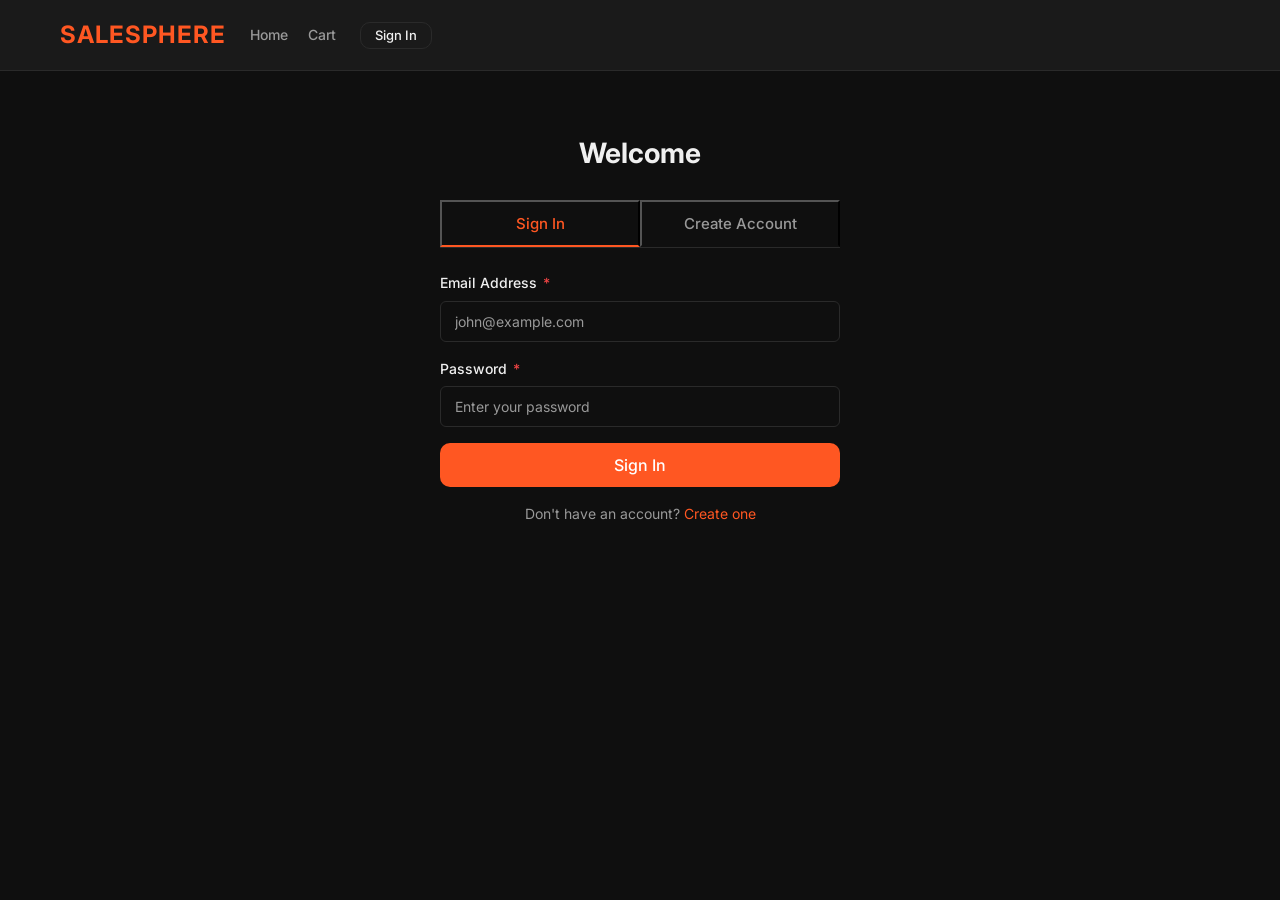
<file: commerce/profile.html>
<!DOCTYPE html>
<html lang="en">
<head>
<meta charset="UTF-8">
<meta name="viewport" content="width=device-width, initial-scale=1.0">
<title>My Profile - Salesphere</title>
<link rel="stylesheet" href="css/style.css">
</head>
<body>
<header>
<div class="container header-inner">
<a href="index.html" class="logo">Salesphere</a>
    <nav>
<a href="index.html">Home</a>
<a href="cart.html">Cart <span class="cart-count" id="cart-count">0</span></a>
<a href="order-history.html">Orders</a>
</nav>
<div id="auth-container"></div>
</div>
</header>

<main class="container">
<div class="profile-page">
<h1>My Profile</h1>

<div id="profile-spinner" class="page-spinner"><div class="spinner"></div></div>

<div id="profile-content" style="display:none">
<div class="profile-card" id="profile-card">
<div id="profile-view"></div>
<div id="profile-edit" style="display:none"></div>
</div>
<div class="profile-actions" id="profile-actions"></div>
</div>

<div id="profile-error" style="display:none;" class="lookup-error">
<h3>Error loading profile</h3>
<p id="profile-error-msg"></p>
<button class="btn btn-primary" id="profile-retry">Retry</button>
</div>
</div>
</main>

<script src="js/api.js"></script>
<script>
(function () {
    requireAuth();

    var profileData = null;
    var isEditing = false;

    // fetch customer profile from server
    function loadProfile() {
        document.getElementById('profile-spinner').style.display = 'flex';
        document.getElementById('profile-content').style.display = 'none';
        document.getElementById('profile-error').style.display = 'none';

        apiAuthGet('customer/profile.php')
            .then(function (data) {
                profileData = data.data;
                document.getElementById('profile-spinner').style.display = 'none';
                document.getElementById('profile-content').style.display = 'block';
                renderView();
            })
            .catch(function (err) {
                document.getElementById('profile-spinner').style.display = 'none';
                var msg = err.message || 'Unexpected error';
                if (err.status) msg += ' (HTTP ' + err.status + ')';
                document.getElementById('profile-error-msg').textContent = msg;
                document.getElementById('profile-error').style.display = 'block';
                console.error('Profile load error:', err);
            });
    }

    // show profile details
    function renderView() {
        if (!profileData) return;
        var fields = [
            { label: 'Name', key: 'name' },
            { label: 'Email', key: 'email' },
            { label: 'Phone', key: 'phone', fallback: '-' },
            { label: 'Address', key: 'address', fallback: '-' },
            { label: 'City', key: 'city', fallback: '-' },
            { label: 'Postal Code', key: 'postal_code', fallback: '-' },
            { label: 'Country', key: 'country', fallback: '-' },
            { label: 'Customer Type', key: 'customer_type', fallback: 'Regular' },
            { label: 'Member Since', key: 'created_at', fallback: '-' }
        ];
        var html = '';
        for (var i = 0; i < fields.length; i++) {
            var val = profileData[fields[i].key] || fields[i].fallback || '';
            html += '<div class="profile-field">' +
                '<div class="profile-field-label">' + fields[i].label + '</div>' +
                '<div class="profile-field-value">' + escapeHtml(val) + '</div>' +
                '</div>';
        }
        document.getElementById('profile-view').innerHTML = html;

        var actions = document.getElementById('profile-actions');
        actions.innerHTML = '<button class="btn btn-primary" id="edit-btn">Edit Profile</button>';

        document.getElementById('edit-btn').addEventListener('click', function () {
            renderEdit();
        });
    }

    // show edit profile form
    function renderEdit() {
        if (!profileData) return;
        var fields = [
            { label: 'Name', key: 'name', type: 'text' },
            { label: 'Phone', key: 'phone', type: 'tel' },
            { label: 'Address', key: 'address', type: 'text' },
            { label: 'City', key: 'city', type: 'text' },
            { label: 'Postal Code', key: 'postal_code', type: 'text' },
            { label: 'Country', key: 'country', type: 'text' }
        ];
        var html = '';
        for (var i = 0; i < fields.length; i++) {
            var val = profileData[fields[i].key] || '';
            html += '<div class="profile-field editing">' +
                '<div class="profile-field-label">' + fields[i].label + '</div>' +
                '<div class="profile-field-input">' +
                '<input type="' + fields[i].type + '" id="edit-' + fields[i].key + '" value="' + escapeAttr(val) + '" placeholder="' + fields[i].label + '">' +
                '</div></div>';
        }
        document.getElementById('profile-view').style.display = 'none';
        document.getElementById('profile-edit').innerHTML = html;
        document.getElementById('profile-edit').style.display = 'block';

        var actions = document.getElementById('profile-actions');
        actions.innerHTML = '<button class="btn btn-primary" id="save-btn">Save Changes</button>' +
            '<button class="btn btn-outline" id="cancel-btn">Cancel</button>';

        document.getElementById('save-btn').addEventListener('click', function () {
            saveProfile();
        });
        document.getElementById('cancel-btn').addEventListener('click', function () {
            cancelEdit();
        });
    }

    // save profile changes to server
    function saveProfile() {
        var body = {};
        var fields = ['name', 'phone', 'address', 'city', 'postal_code', 'country'];
        for (var i = 0; i < fields.length; i++) {
            var val = document.getElementById('edit-' + fields[i]).value.trim();
            if (val) body[fields[i]] = val;
        }
        if (!body.name) { showToast('Name is required', 'warning'); return; }

        var btn = document.getElementById('save-btn');
        btn.disabled = true;
        btn.textContent = 'Saving...';

        apiAuthPut('customer/profile.php', body)
            .then(function (data) {
                profileData = data.data || profileData;
                localStorage.setItem('customer_name', body.name);
                initAuthUI();
                showToast('Profile updated!');
                cancelEdit();
            })
            .catch(function (err) {
                showToast(err.message, 'error');
                btn.disabled = false;
                btn.textContent = 'Save Changes';
            });
    }

    // go back to profile view
    function cancelEdit() {
        document.getElementById('profile-edit').style.display = 'none';
        document.getElementById('profile-edit').innerHTML = '';
        document.getElementById('profile-view').style.display = 'block';
        renderView();
    }

    document.getElementById('profile-retry').addEventListener('click', loadProfile);

    function escapeAttr(str) {
        if (!str) return '';
        return String(str).replace(/&/g, '&amp;').replace(/"/g, '&quot;').replace(/'/g, '&#39;');
    }

    initAuthUI();
    getCartToken();
    updateCartBadge();
    loadProfile();
})();
</script>
</body>
</html>
</file>
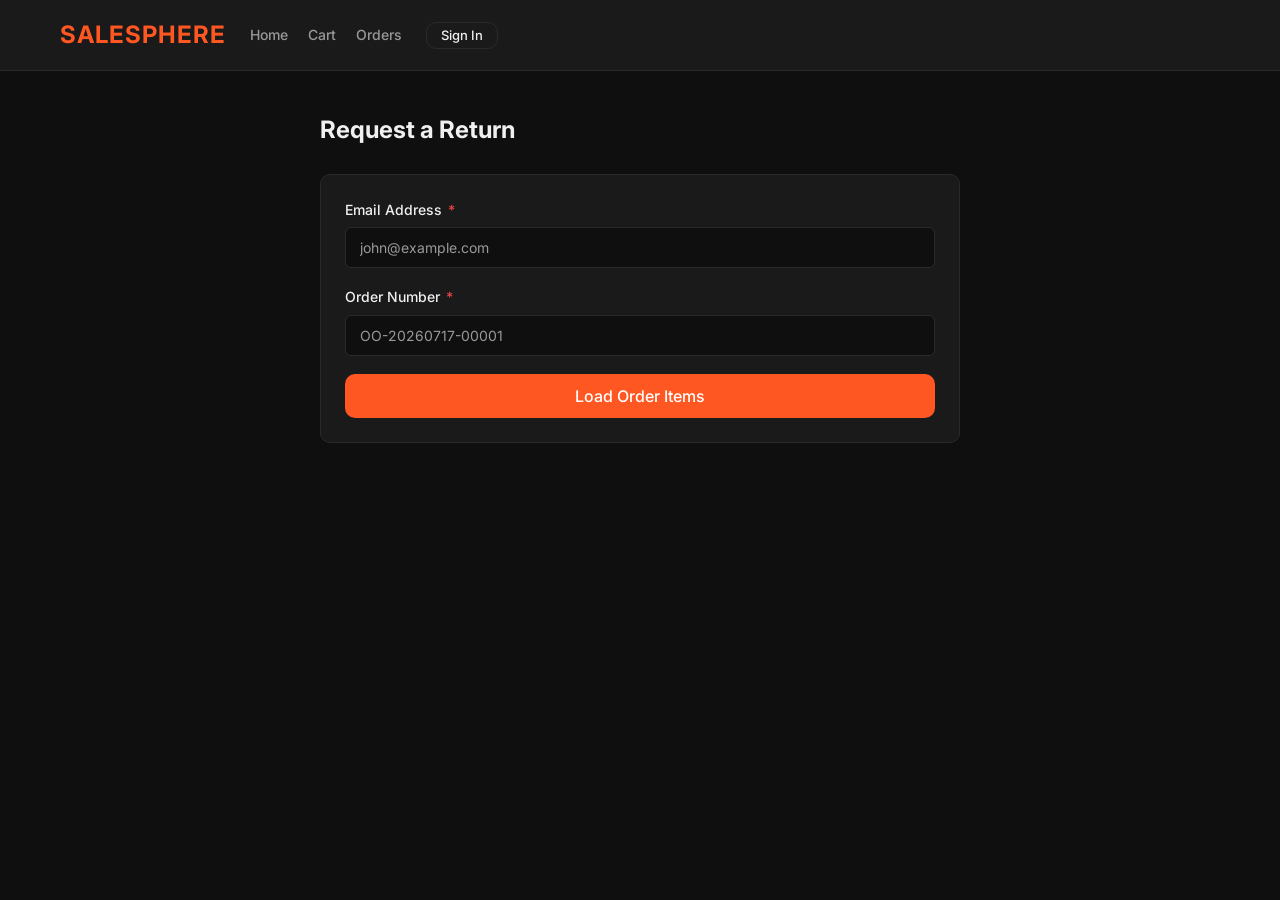
<file: commerce/return-request.html>
<!DOCTYPE html>
<html lang="en">
<head>
<meta charset="UTF-8">
<meta name="viewport" content="width=device-width, initial-scale=1.0">
<title>Request Return - Salesphere</title>
<link rel="stylesheet" href="css/style.css">
</head>
<body>
<header>
<div class="container header-inner">
<a href="index.html" class="logo">Salesphere</a>
<nav>
<a href="index.html">Home</a>
<a href="cart.html">Cart <span class="cart-count" id="cart-count">0</span></a>
<a href="order-history.html">Orders</a>
</nav>
<div id="auth-container"></div>
</div>
</header>

<main class="container">
<div class="return-page" id="return-page">
<h1>Request a Return</h1>

<div class="return-form" id="return-form">
<div class="form-group" id="field-email">
<label>Email Address <span class="required">*</span></label>
<input type="email" id="return-email" placeholder="john@example.com" required>
<div class="error-text">Please enter a valid email</div>
</div>
<div class="form-group" id="field-order">
<label>Order Number <span class="required">*</span></label>
<input type="text" id="return-order" placeholder="OO-20260717-00001" required>
<div class="error-text">Please enter your order number</div>
</div>
<button type="button" class="btn btn-primary btn-lg btn-block" id="load-order-btn">Load Order Items</button>

<div id="items-section" style="display:none;margin-top:20px;padding-top:20px;border-top:1px solid var(--border)">
<h3 style="font-size:16px;margin-bottom:12px">Select Items to Return</h3>
<div class="return-items-list" id="return-items"></div>

<div class="form-group" style="margin-top:16px">
<label>Reason for Return <span class="required">*</span></label>
<select id="return-reason-type">
<option value="">Select a reason...</option>
<option value="Defective">Defective / Damaged</option>
<option value="Wrong Item">Wrong Item Received</option>
<option value="Not as Described">Not as Described</option>
<option value="Size/Fit Issue">Size / Fit Issue</option>
<option value="Changed Mind">Changed Mind</option>
<option value="Other">Other</option>
</select>
<div class="error-text" id="reason-error" style="display:block;color:var(--danger);font-size:12px;margin-top:4px">Please select a reason</div>
</div>
<div class="form-group">
<label>Additional Details</label>
<textarea id="return-reason-details" placeholder="Provide more details about the issue..." style="min-height:80px"></textarea>
</div>

<button type="button" class="btn btn-primary btn-lg btn-block" id="submit-return-btn">Submit Return Request</button>
</div>
</div>

<div id="return-spinner" class="page-spinner" style="display:none"><div class="spinner"></div></div>

<div id="return-success" class="return-success" style="display:none">
<div class="success-icon"><svg viewBox="0 0 24 24"><polyline points="20 6 9 17 4 12" stroke="#fff" stroke-width="3" fill="none"/></polyline></svg></div>
<h2>Return Request Submitted!</h2>
<p style="color:var(--text-muted);margin-bottom:8px">Your return request has been received.</p>
<p style="font-size:14px;color:var(--text-muted)">Return Number:</p>
<p class="return-number" id="return-number">---</p>
<p style="color:var(--text-muted);margin-top:20px">We will process your return within 3-5 business days.</p>
<div class="confirmation-actions" style="margin-top:32px">
<a href="order-history.html" class="btn btn-primary">Back to Orders</a>
<a href="index.html" class="btn btn-outline">Continue Shopping</a>
</div>
</div>

<div id="return-error" class="lookup-error" style="display:none">
<h3>Error</h3>
<p id="return-error-msg">Something went wrong. Please try again.</p>
<button class="btn btn-primary" id="return-error-retry">Try Again</button>
</div>
</div>
</main>

<script src="js/api.js"></script>
<script>
(function () {
    var params = new URLSearchParams(window.location.search);
    var prefilledOrder = params.get('order') || '';
    var prefilledEmail = params.get('email') || localStorage.getItem('customer_email') || '';

    var emailInput = document.getElementById('return-email');
    var orderInput = document.getElementById('return-order');
    var loadBtn = document.getElementById('load-order-btn');
    var itemsSection = document.getElementById('items-section');
    var itemsList = document.getElementById('return-items');
    var reasonTypeEl = document.getElementById('return-reason-type');
    var reasonDetailsEl = document.getElementById('return-reason-details');
    var reasonError = document.getElementById('reason-error');
    var submitBtn = document.getElementById('submit-return-btn');
    var spinnerEl = document.getElementById('return-spinner');
    var formEl = document.getElementById('return-form');
    var successEl = document.getElementById('return-success');
    var returnNumberEl = document.getElementById('return-number');
    var errorEl = document.getElementById('return-error');
    var errorMsg = document.getElementById('return-error-msg');

    if (prefilledOrder) orderInput.value = prefilledOrder;
    if (prefilledEmail) emailInput.value = prefilledEmail;

    var loadedItems = [];
    var loadedOrderNum = '';

    // load order items for return
    loadBtn.addEventListener('click', function () {
        var email = emailInput.value.trim();
        var order = orderInput.value.trim();
        var valid = true;

        if (!email || !/^[^\s@]+@[^\s@]+\.[^\s@]+$/.test(email)) {
            document.getElementById('field-email').classList.add('has-error');
            valid = false;
        } else {
            document.getElementById('field-email').classList.remove('has-error');
        }
        if (!order) {
            document.getElementById('field-order').classList.add('has-error');
            valid = false;
        } else {
            document.getElementById('field-order').classList.remove('has-error');
        }
        if (!valid) return;

        itemsSection.style.display = 'none';
        errorEl.style.display = 'none';
        loadBtn.disabled = true;
        loadBtn.textContent = 'Loading...';
        spinnerEl.style.display = 'flex';

        var fetchFn = getAuthToken() ? apiAuthPost : apiPost;
        fetchFn('orders.php', { email: email, order_number: order })
            .then(function (data) {
                spinnerEl.style.display = 'none';
                loadBtn.disabled = false;
                loadBtn.textContent = 'Load Order Items';

                var orderData = data.data || {};
                loadedItems = orderData.items || [];
                loadedOrderNum = order;

                if (loadedItems.length === 0) {
                    showToast('No items found in this order', 'warning');
                    return;
                }

                renderItems(loadedItems);
                itemsSection.style.display = 'block';
                reasonError.style.display = 'none';
                itemsSection.scrollIntoView({ behavior: 'smooth', block: 'start' });
            })
            .catch(function (err) {
                spinnerEl.style.display = 'none';
                loadBtn.disabled = false;
                loadBtn.textContent = 'Load Order Items';
                errorMsg.textContent = err.message || 'Order not found. Please check your details.';
                errorEl.style.display = 'block';
            });
    });

    // show items with checkboxes
    function renderItems(items) {
        var html = '';
        for (var i = 0; i < items.length; i++) {
            var item = items[i];
            var name = item.ProductName || item.product_name || 'Product';
            var price = item.Price || item.price || 0;
            var qty = item.Quantity || item.quantity || 1;
            html += '<div class="return-item">' +
                '<input type="checkbox" id="ret-item-' + i + '" data-index="' + i + '">' +
                '<label for="ret-item-' + i + '">' +
                '<span class="item-name">' + escapeHtml(name) + '</span>' +
                '<span class="item-detail">' + formatPrice(price) + ' &times; ' + qty + '</span>' +
                '</label>' +
                '</div>';
        }
        itemsList.innerHTML = html;

        itemsList.querySelectorAll('input[type="checkbox"]').forEach(function (cb) {
            cb.addEventListener('change', function () {
                var row = this.closest('.return-item');
                if (this.checked) {
                    row.classList.add('return-item-checked');
                } else {
                    row.classList.remove('return-item-checked');
                }
            });
        });
    }

    // submit return request
    submitBtn.addEventListener('click', function () {
        var checkboxes = itemsList.querySelectorAll('input[type="checkbox"]:checked');
        if (checkboxes.length === 0) {
            showToast('Please select at least one item to return', 'warning');
            return;
        }

        var reasonType = reasonTypeEl.value;
        var reasonDetails = reasonDetailsEl.value.trim();
        if (!reasonType) {
            reasonError.style.display = 'block';
            reasonTypeEl.focus();
            return;
        }
        reasonError.style.display = 'none';

        var selectedItems = [];
        checkboxes.forEach(function (cb) {
            var idx = parseInt(cb.getAttribute('data-index'));
            var item = loadedItems[idx];
            if (item) {
                selectedItems.push({
                    product_id: item.ProductID || item.product_id || 0,
                    qty: item.Quantity || item.quantity || 1
                });
            }
        });

        var email = emailInput.value.trim();
        submitBtn.disabled = true;
        submitBtn.textContent = 'Submitting...';
        spinnerEl.style.display = 'flex';

        var submitFn = getAuthToken() ? apiAuthPost : apiPost;
        submitFn('returns.php', {
            email: email,
            order_number: loadedOrderNum,
            reason: reasonType,
            reason_details: reasonDetails,
            items: selectedItems
        })
            .then(function (data) {
                spinnerEl.style.display = 'none';
                submitBtn.disabled = false;
                submitBtn.textContent = 'Submit Return Request';
                formEl.style.display = 'none';
                var retData = data.data || {};
                if (retData.return_number) {
                    returnNumberEl.textContent = retData.return_number;
                } else {
                    returnNumberEl.textContent = 'RMA-' + Date.now();
                }
                successEl.style.display = 'block';
                successEl.scrollIntoView({ behavior: 'smooth' });
            })
            .catch(function (err) {
                spinnerEl.style.display = 'none';
                submitBtn.disabled = false;
                submitBtn.textContent = 'Submit Return Request';
                errorMsg.textContent = err.message || 'Failed to submit return request.';
                errorEl.style.display = 'block';
            });
    });

    emailInput.addEventListener('blur', function () {
        if (this.value.trim() && /^[^\s@]+@[^\s@]+\.[^\s@]+$/.test(this.value.trim())) {
            document.getElementById('field-email').classList.remove('has-error');
        }
    });
    orderInput.addEventListener('blur', function () {
        if (this.value.trim()) {
            document.getElementById('field-order').classList.remove('has-error');
        }
    });

    document.getElementById('return-error-retry').addEventListener('click', function () {
        errorEl.style.display = 'none';
    });

    function escapeHtml(str) {
        if (!str) return '';
        return String(str).replace(/&/g, '&amp;').replace(/</g, '&lt;').replace(/>/g, '&gt;').replace(/"/g, '&quot;');
    }

    initAuthUI();
    getCartToken();
    updateCartBadge();
})();
</script>
</body>
</html>
</file>
<file: commerce/css/style.css>
@import url('https://fonts.googleapis.com/css2?family=Inter:wght@400;500;600;700&display=swap');

:root {
  --bg: #0F0F0F;
  --card: #1A1A1A;
  --border: #2A2A2A;
  --primary: #FF5722;
  --primary-hover: #E64A19;
  --secondary: #00E5FF;
  --text: #F0F0F0;
  --text-muted: #999999;
  --success: #22C55E;
  --danger: #EF4444;
  --warning: #F59E0B;
  --radius: 10px;
  --radius-sm: 6px;
  --font: 'Inter', sans-serif;
  --transition: 0.2s ease;
  --max-width: 1200px;
}

*, *::before, *::after { box-sizing: border-box; margin: 0; padding: 0; }

body {
  font-family: var(--font);
  background: var(--bg);
  color: var(--text);
  line-height: 1.6;
  -webkit-font-smoothing: antialiased;
}

a { color: var(--primary); text-decoration: none; transition: color var(--transition); }
a:hover { color: var(--primary-hover); }
img { max-width: 100%; display: block; }

.container { max-width: var(--max-width); margin: 0 auto; padding: 0 20px; }

header {
  background: var(--card);
  border-bottom: 1px solid var(--border);
  padding: 16px 0;
  position: sticky;
  top: 0;
  z-index: 100;
}

.header-inner {
  display: flex;
  align-items: center;
  gap: 24px;
}

.logo {
  font-size: 24px;
  font-weight: 700;
  color: var(--primary);
  text-transform: uppercase;
  letter-spacing: 1px;
}
.logo:hover { color: var(--primary); }

nav { display: flex; align-items: center; gap: 20px; }

nav a {
  color: var(--text-muted);
  font-weight: 500;
  font-size: 14px;
  transition: color var(--transition);
  position: relative;
}
nav a:hover, nav a.active { color: var(--text); }

.cart-count {
  background: var(--primary);
  color: #fff;
  font-size: 11px;
  font-weight: 700;
  padding: 2px 6px;
  border-radius: 10px;
  display: none;
  align-items: center;
  justify-content: center;
  min-width: 18px;
  height: 18px;
  line-height: 1;
  margin-left: 4px;
}

.search-bar { flex: 1; max-width: 340px; margin-left: auto; }

.search-bar input {
  width: 100%;
  padding: 10px 14px;
  border: 1px solid var(--border);
  border-radius: var(--radius);
  background: var(--bg);
  color: var(--text);
  font-family: var(--font);
  font-size: 14px;
  outline: none;
  transition: border-color var(--transition);
}
.search-bar input::placeholder { color: var(--text-muted); }
.search-bar input:focus { border-color: var(--primary); }

.btn {
  display: inline-flex;
  align-items: center;
  justify-content: center;
  gap: 8px;
  padding: 10px 20px;
  border: none;
  border-radius: var(--radius);
  font-family: var(--font);
  font-size: 14px;
  font-weight: 500;
  cursor: pointer;
  transition: all var(--transition);
  line-height: 1;
  white-space: nowrap;
}
.btn:disabled { opacity: 0.5; cursor: not-allowed; }

.btn-primary { background: var(--primary); color: #fff; }
.btn-primary:hover:not(:disabled) { background: var(--primary-hover); }

.btn-outline {
  background: transparent;
  border: 1px solid var(--border);
  color: var(--text);
}
.btn-outline:hover:not(:disabled) { border-color: var(--primary); color: var(--primary); }

.btn-danger { background: var(--danger); color: #fff; }
.btn-danger:hover:not(:disabled) { background: #DC2626; }

.btn-sm { padding: 6px 14px; font-size: 13px; }
.btn-block { width: 100%; }
.btn-lg { padding: 14px 28px; font-size: 16px; }

.card {
  background: var(--card);
  border: 1px solid var(--border);
  border-radius: var(--radius);
}

.badge {
  display: inline-block;
  padding: 4px 10px;
  border-radius: 20px;
  font-size: 12px;
  font-weight: 500;
  background: rgba(255,87,34,0.15);
  color: var(--primary);
}

.toast-container {
  position: fixed;
  top: 20px;
  right: 20px;
  z-index: 9999;
  display: flex;
  flex-direction: column;
  gap: 8px;
  pointer-events: none;
}

.toast {
  padding: 14px 20px;
  border-radius: var(--radius);
  font-size: 14px;
  font-weight: 500;
  color: #fff;
  animation: toastIn 0.3s ease;
  min-width: 280px;
  max-width: 420px;
  box-shadow: 0 4px 20px rgba(0,0,0,0.4);
  pointer-events: auto;
}

.toast-success { background: var(--success); }
.toast-error { background: var(--danger); }
.toast-warning { background: var(--warning); color: #1a1a1a; }
.toast-info { background: var(--secondary); color: #0F0F0F; }

.toast-hide { animation: toastOut 0.3s ease forwards; }

@keyframes toastIn {
  from { transform: translateX(100%); opacity: 0; }
  to { transform: translateX(0); opacity: 1; }
}
@keyframes toastOut {
  from { transform: translateX(0); opacity: 1; }
  to { transform: translateX(100%); opacity: 0; }
}

.spinner-overlay {
  position: absolute;
  inset: 0;
  background: rgba(15,15,15,0.7);
  display: flex;
  align-items: center;
  justify-content: center;
  z-index: 10;
  border-radius: var(--radius);
}

.spinner {
  width: 40px;
  height: 40px;
  border: 3px solid var(--border);
  border-top-color: var(--primary);
  border-radius: 50%;
  animation: spin 0.8s linear infinite;
}

.btn .spinner {
  width: 16px;
  height: 16px;
  border-width: 2px;
}

.page-spinner {
  display: flex;
  align-items: center;
  justify-content: center;
  min-height: 300px;
}

@keyframes spin { to { transform: rotate(360deg); } }

.categories {
  display: flex;
  gap: 10px;
  flex-wrap: wrap;
  padding: 24px 0;
}

.pill {
  padding: 8px 18px;
  border-radius: 20px;
  border: 1px solid var(--border);
  background: transparent;
  color: var(--text-muted);
  font-family: var(--font);
  font-size: 14px;
  cursor: pointer;
  transition: all var(--transition);
}
.pill:hover { border-color: var(--primary); color: var(--primary); }
.pill.active { background: var(--primary); border-color: var(--primary); color: #fff; }

.product-grid {
  display: grid;
  grid-template-columns: repeat(4, 1fr);
  gap: 20px;
  position: relative;
  min-height: 200px;
}

.product-card {
  background: var(--card);
  border: 1px solid var(--border);
  border-radius: var(--radius);
  overflow: hidden;
  transition: transform var(--transition), box-shadow var(--transition);
  display: flex;
  flex-direction: column;
}
.product-card:hover {
  transform: translateY(-4px);
  box-shadow: 0 8px 30px rgba(0,0,0,0.4);
}

.product-image {
  width: 100%;
  aspect-ratio: 1;
  background-size: cover;
  background-position: center;
  background-color: var(--border);
}

.product-image.placeholder {
  display: flex;
  align-items: center;
  justify-content: center;
  background: linear-gradient(135deg, var(--card), var(--border));
}
.product-image.placeholder span {
  font-size: 48px;
  font-weight: 700;
  color: rgba(255,255,255,0.15);
  text-transform: uppercase;
}

.product-info {
  padding: 16px;
  flex: 1;
  display: flex;
  flex-direction: column;
}
.product-info .badge { margin-bottom: 8px; align-self: flex-start; }
.product-info h3 {
  font-size: 16px;
  font-weight: 600;
  margin-bottom: 8px;
  line-height: 1.3;
}
.product-info h3 a { color: var(--text); }
.product-info h3 a:hover { color: var(--primary); }
.rating-stars { color: var(--primary); font-size: 14px; letter-spacing: 1px; margin-bottom: 6px; }
.rating-text { color: var(--text-muted); font-size: 12px; letter-spacing: 0; margin-left: 4px; }
.product-info .price { font-size: 18px; font-weight: 700; color: var(--primary); margin-bottom: 12px; margin-top: auto; }
.product-info .add-to-cart { width: 100%; }

.pagination {
  display: flex;
  align-items: center;
  justify-content: center;
  gap: 6px;
  padding: 32px 0;
  flex-wrap: wrap;
}
.pagination .btn.active {
  background: var(--primary);
  border-color: var(--primary);
  color: #fff;
}
.page-dots { color: var(--text-muted); padding: 0 4px; font-size: 14px; }

.empty-state, .error-state {
  grid-column: 1 / -1;
  text-align: center;
  padding: 60px 20px;
}
.empty-state .empty-icon { font-size: 64px; display: block; margin-bottom: 16px; opacity: 0.5; }
.empty-state h3, .error-state h3 { font-size: 22px; margin-bottom: 8px; }
.empty-state p, .error-state p { color: var(--text-muted); margin-bottom: 20px; }

.product-detail {
  display: grid;
  grid-template-columns: 1fr 1fr;
  gap: 40px;
  padding: 40px 0;
}

.product-detail-image {
  border-radius: var(--radius);
  overflow: hidden;
  background: var(--card);
  aspect-ratio: 1;
  display: flex;
  align-items: center;
  justify-content: center;
  background-size: contain;
  background-position: center;
  background-repeat: no-repeat;
}
.product-detail-image.placeholder {
  background: linear-gradient(135deg, var(--card), var(--border));
}
.product-detail-image.placeholder span {
  font-size: 96px;
  font-weight: 700;
  color: rgba(255,255,255,0.15);
  text-transform: uppercase;
}

.product-detail-info h1 { font-size: 28px; font-weight: 700; margin-bottom: 12px; }
.product-detail-info .price-large {
  font-size: 28px;
  font-weight: 700;
  color: var(--primary);
  margin-bottom: 16px;
}
.product-detail-info .description {
  color: var(--text-muted);
  line-height: 1.8;
  margin-bottom: 24px;
  font-size: 15px;
}
.product-detail-info .meta {
  display: flex;
  gap: 24px;
  flex-wrap: wrap;
  margin-bottom: 20px;
}
.product-detail-info .meta-item { font-size: 13px; color: var(--text-muted); }
.product-detail-info .meta-item strong { color: var(--text); font-weight: 600; }

.stock-indicator {
  padding: 8px 14px;
  border-radius: var(--radius-sm);
  font-size: 14px;
  font-weight: 500;
  margin-bottom: 24px;
  display: inline-block;
}
.stock-in { background: rgba(34,197,94,0.12); color: var(--success); }
.stock-out { background: rgba(239,68,68,0.12); color: var(--danger); }

.quantity-selector {
  display: inline-flex;
  align-items: center;
  margin-bottom: 24px;
}
.quantity-selector button {
  width: 40px;
  height: 40px;
  border: 1px solid var(--border);
  background: var(--card);
  color: var(--text);
  font-size: 18px;
  cursor: pointer;
  transition: background var(--transition);
  display: flex;
  align-items: center;
  justify-content: center;
  user-select: none;
}
.quantity-selector button:hover:not(:disabled) { background: var(--border); }
.quantity-selector button:disabled { opacity: 0.3; cursor: not-allowed; }
.quantity-selector .qty-btn-minus { border-radius: var(--radius-sm) 0 0 var(--radius-sm); }
.quantity-selector .qty-btn-plus { border-radius: 0 var(--radius-sm) var(--radius-sm) 0; border-left: none; }
.quantity-selector input {
  width: 60px;
  height: 40px;
  border: 1px solid var(--border);
  border-left: none;
  background: var(--bg);
  color: var(--text);
  text-align: center;
  font-size: 16px;
  font-family: var(--font);
  outline: none;
  -moz-appearance: textfield;
}
.quantity-selector input::-webkit-outer-spin-button,
.quantity-selector input::-webkit-inner-spin-button { -webkit-appearance: none; margin: 0; }

.related-section { padding: 40px 0; }
.related-section h2 { font-size: 22px; margin-bottom: 20px; }
.related-grid { display: grid; grid-template-columns: repeat(4, 1fr); gap: 20px; }

.cart-page { display: grid; grid-template-columns: 1fr 360px; gap: 32px; padding: 32px 0; align-items: start; }
.cart-page-header { display: flex; justify-content: space-between; align-items: center; margin-bottom: 24px; }
.cart-page-header h1 { font-size: 24px; }

.cart-items { display: flex; flex-direction: column; }

.cart-item {
  display: grid;
  grid-template-columns: 80px 1fr 100px 130px 110px 36px;
  gap: 16px;
  align-items: center;
  padding: 16px 0;
  border-bottom: 1px solid var(--border);
}
.cart-item:last-child { border-bottom: none; }

.cart-item-thumb {
  width: 80px;
  height: 80px;
  border-radius: var(--radius-sm);
  overflow: hidden;
  background: var(--border);
  display: flex;
  align-items: center;
  justify-content: center;
  background-size: cover;
  background-position: center;
  flex-shrink: 0;
}
.cart-item-thumb.placeholder {
  background: linear-gradient(135deg, var(--card), var(--border));
}
.cart-item-thumb.placeholder span {
  font-size: 24px;
  font-weight: 700;
  color: rgba(255,255,255,0.15);
  text-transform: uppercase;
}

.cart-item-name { font-size: 15px; font-weight: 500; }
.cart-item-name a { color: var(--text); }
.cart-item-name a:hover { color: var(--primary); }

.cart-item-price { color: var(--text-muted); font-size: 14px; }
.cart-item-total { font-weight: 600; font-size: 15px; }
.cart-item-remove {
  background: none;
  border: none;
  color: var(--danger);
  cursor: pointer;
  font-size: 20px;
  transition: opacity var(--transition);
  padding: 4px;
  line-height: 1;
}
.cart-item-remove:hover { opacity: 0.7; }
.cart-item-remove:disabled { opacity: 0.3; }

.cart-item .quantity-selector { margin-bottom: 0; }
.cart-item .quantity-selector button { width: 32px; height: 32px; font-size: 14px; }
.cart-item .quantity-selector input { width: 44px; height: 32px; font-size: 14px; }

.cart-summary {
  background: var(--card);
  border: 1px solid var(--border);
  border-radius: var(--radius);
  padding: 24px;
  position: sticky;
  top: 100px;
}
.cart-summary h2 {
  font-size: 18px;
  margin-bottom: 20px;
  padding-bottom: 12px;
  border-bottom: 1px solid var(--border);
}

.summary-row {
  display: flex;
  justify-content: space-between;
  margin-bottom: 12px;
  font-size: 14px;
}
.summary-row .label { color: var(--text-muted); }
.summary-row .value { color: var(--text); font-weight: 500; }
.summary-row.discount .value { color: var(--success); }
.summary-row.total {
  font-size: 18px;
  font-weight: 700;
  padding-top: 12px;
  border-top: 1px solid var(--border);
  margin-top: 12px;
}
.summary-row.total .value { color: var(--text); }

.btn-checkout { margin-top: 20px; }

.promo-section { margin-top: 20px; padding-top: 16px; border-top: 1px solid var(--border); }
.promo-section h3 { font-size: 14px; font-weight: 600; margin-bottom: 10px; }

.promo-input { display: flex; gap: 8px; margin-bottom: 8px; }
.promo-input input {
  flex: 1;
  padding: 8px 12px;
  border: 1px solid var(--border);
  border-radius: var(--radius-sm);
  background: var(--bg);
  color: var(--text);
  font-family: var(--font);
  font-size: 13px;
  outline: none;
}
.promo-input input:focus { border-color: var(--primary); }

.promo-applied {
  display: flex;
  align-items: center;
  justify-content: space-between;
  padding: 10px 14px;
  background: rgba(34,197,94,0.08);
  border: 1px solid rgba(34,197,94,0.3);
  border-radius: var(--radius-sm);
  font-size: 13px;
  color: var(--success);
}
.promo-applied .remove-promo {
  color: var(--danger);
  cursor: pointer;
  font-size: 12px;
  background: none;
  border: none;
  font-family: var(--font);
  text-decoration: underline;
}
.promo-applied .remove-promo:hover { opacity: 0.8; }

.cart-empty {
  text-align: center;
  padding: 80px 20px;
  grid-column: 1 / -1;
}
.cart-empty .empty-icon { font-size: 80px; margin-bottom: 16px; opacity: 0.4; }
.cart-empty h2 { font-size: 24px; margin-bottom: 8px; }
.cart-empty p { color: var(--text-muted); margin-bottom: 24px; }

.checkout-page {
  display: grid;
  grid-template-columns: 1fr 400px;
  gap: 32px;
  padding: 32px 0;
  align-items: start;
}
.checkout-form h1 { font-size: 24px; margin-bottom: 24px; }

.form-group { margin-bottom: 18px; }
.form-group label {
  display: block;
  font-size: 14px;
  font-weight: 500;
  margin-bottom: 6px;
  color: var(--text);
}
.form-group label .required { color: var(--danger); margin-left: 2px; }

.form-group input,
.form-group textarea,
.form-group select {
  width: 100%;
  padding: 11px 14px;
  border: 1px solid var(--border);
  border-radius: var(--radius-sm);
  background: var(--bg);
  color: var(--text);
  font-family: var(--font);
  font-size: 14px;
  outline: none;
  transition: border-color var(--transition);
}
.form-group input::placeholder,
.form-group textarea::placeholder { color: var(--text-muted); }
.form-group input:focus,
.form-group textarea:focus { border-color: var(--primary); }
.form-group textarea { min-height: 80px; resize: vertical; }

.form-group .error-text {
  color: var(--danger);
  font-size: 12px;
  margin-top: 4px;
  display: none;
}
.form-group.has-error input,
.form-group.has-error textarea,
.form-group.has-error select { border-color: var(--danger); }
.form-group.has-error .error-text { display: block; }

.form-checkbox {
  display: flex;
  align-items: center;
  gap: 8px;
  margin-bottom: 18px;
}
.form-checkbox input[type="checkbox"] { width: auto; cursor: pointer; }
.form-checkbox label { font-size: 14px; color: var(--text-muted); margin-bottom: 0; cursor: pointer; }

.checkout-summary {
  background: var(--card);
  border: 1px solid var(--border);
  border-radius: var(--radius);
  padding: 24px;
  position: sticky;
  top: 100px;
}
.checkout-summary h2 {
  font-size: 18px;
  margin-bottom: 20px;
  padding-bottom: 12px;
  border-bottom: 1px solid var(--border);
}
.checkout-summary-items { margin-bottom: 16px; max-height: 280px; overflow-y: auto; }
.checkout-summary-item {
  display: flex;
  justify-content: space-between;
  padding: 8px 0;
  font-size: 14px;
  border-bottom: 1px solid var(--border);
  gap: 8px;
}
.checkout-summary-item:last-child { border-bottom: none; }
.checkout-summary-item .item-name { color: var(--text); flex: 1; }
.checkout-summary-item .item-qty { color: var(--text-muted); flex-shrink: 0; }
.checkout-summary-item .item-total { font-weight: 500; flex-shrink: 0; }

.confirmation-page { text-align: center; padding: 60px 20px; max-width: 600px; margin: 0 auto; }

.confirmation-icon {
  width: 80px;
  height: 80px;
  border-radius: 50%;
  background: var(--success);
  display: flex;
  align-items: center;
  justify-content: center;
  margin: 0 auto 24px;
  animation: confirmScale 0.5s ease;
}
.confirmation-icon svg { width: 40px; height: 40px; stroke: #fff; fill: none; stroke-width: 3; }

.confirmation-page h1 { font-size: 28px; margin-bottom: 8px; }
.confirmation-page .order-number {
  font-size: 22px;
  font-weight: 700;
  color: var(--primary);
  font-family: 'Courier New', monospace;
  margin-bottom: 4px;
  letter-spacing: 1px;
}
.confirmation-page .order-total {
  font-size: 32px;
  font-weight: 700;
  color: var(--text);
  margin-bottom: 32px;
}
.confirmation-actions { display: flex; gap: 16px; justify-content: center; flex-wrap: wrap; }

@keyframes confirmScale {
  0% { transform: scale(0); }
  60% { transform: scale(1.2); }
  100% { transform: scale(1); }
}

.order-lookup-page { max-width: 680px; margin: 0 auto; padding: 40px 20px; }
.order-lookup-page h1 { font-size: 24px; margin-bottom: 24px; }

.lookup-form {
  background: var(--card);
  border: 1px solid var(--border);
  border-radius: var(--radius);
  padding: 24px;
  margin-bottom: 32px;
}

.order-result {
  background: var(--card);
  border: 1px solid var(--border);
  border-radius: var(--radius);
  padding: 24px;
  display: none;
}
.order-result h2 { font-size: 20px; margin-bottom: 16px; }

.order-status {
  display: inline-block;
  padding: 6px 16px;
  border-radius: 20px;
  font-size: 13px;
  font-weight: 600;
  margin-bottom: 20px;
  text-transform: capitalize;
}
.status-processing { background: rgba(245,158,11,0.12); color: var(--warning); }
.status-shipped { background: rgba(0,229,255,0.12); color: var(--secondary); }
.status-delivered { background: rgba(34,197,94,0.12); color: var(--success); }
.status-cancelled { background: rgba(239,68,68,0.12); color: var(--danger); }

.order-detail-grid {
  display: grid;
  grid-template-columns: 1fr 1fr;
  gap: 12px 24px;
  margin-bottom: 20px;
}
.order-detail-item { font-size: 14px; }
.order-detail-item .detail-label { color: var(--text-muted); font-size: 12px; }
.order-detail-item .detail-value { color: var(--text); font-weight: 500; margin-top: 2px; }

.order-items-table {
  width: 100%;
  border-collapse: collapse;
  margin-top: 16px;
}
.order-items-table th,
.order-items-table td {
  text-align: left;
  padding: 10px 12px;
  border-bottom: 1px solid var(--border);
  font-size: 14px;
}
.order-items-table th {
  color: var(--text-muted);
  font-weight: 500;
  font-size: 13px;
  text-transform: uppercase;
  letter-spacing: 0.5px;
}
.order-items-table td { color: var(--text); }
.order-items-table tbody tr:last-child td { border-bottom: none; }

.lookup-error {
  text-align: center;
  padding: 40px;
  display: none;
}
.lookup-error h3 { font-size: 20px; margin-bottom: 8px; }
.lookup-error p { color: var(--text-muted); margin-bottom: 20px; }

.hidden { display: none !important; }

.auth-container { position: relative; flex-shrink: 0; display: flex; align-items: center; }
.auth-dropdown { position: relative; display: inline-block; }
.auth-user-btn { display: flex; align-items: center; gap: 6px; cursor: pointer; color: var(--text); font-size: 14px; font-weight: 500; padding: 8px 14px; border-radius: var(--radius-sm); border: 1px solid var(--border); background: var(--card); transition: border-color var(--transition); user-select: none; white-space: nowrap; }
.auth-user-btn:hover { border-color: var(--primary); }
.auth-user-btn .arrow { font-size: 10px; color: var(--text-muted); }
.auth-dropdown-menu { position: absolute; top: calc(100% + 4px); right: 0; min-width: 200px; background: var(--card); border: 1px solid var(--border); border-radius: var(--radius); box-shadow: 0 8px 30px rgba(0,0,0,0.5); display: none; z-index: 200; overflow: hidden; }
.auth-dropdown:hover .auth-dropdown-menu { display: block; }
.auth-dropdown-menu a { display: block; padding: 10px 16px; font-size: 14px; color: var(--text); transition: background var(--transition); text-decoration: none; border-bottom: 1px solid var(--border); }
.auth-dropdown-menu a:last-child { border-bottom: none; }
.auth-dropdown-menu a:hover { background: var(--border); color: var(--text); }
.auth-dropdown-menu .logout-btn { color: var(--danger); }
.auth-dropdown-menu .logout-btn:hover { background: rgba(239,68,68,0.1); }

.auth-page { max-width: 440px; margin: 0 auto; padding: 60px 20px; }
.auth-page h1 { font-size: 28px; margin-bottom: 24px; text-align: center; }

.auth-tabs { display: flex; border-bottom: 1px solid var(--border); margin-bottom: 24px; }
.auth-tab { flex: 1; padding: 12px; text-align: center; font-size: 15px; font-weight: 500; color: var(--text-muted); cursor: pointer; border-bottom: 2px solid transparent; transition: all var(--transition); background: none; font-family: var(--font); }
.auth-tab:hover { color: var(--text); }
.auth-tab.active { color: var(--primary); border-bottom-color: var(--primary); }

.auth-form { display: none; }
.auth-form.active { display: block; }
.auth-form .form-group { margin-bottom: 16px; }
.auth-form .form-footer { text-align: center; margin-top: 16px; font-size: 14px; color: var(--text-muted); }
.auth-form .form-footer a { color: var(--primary); cursor: pointer; }
.auth-success { text-align: center; padding: 40px 20px; }
.auth-success h2 { font-size: 22px; margin-bottom: 8px; }
.auth-success p { color: var(--text-muted); margin-bottom: 24px; }

.profile-page { max-width: 680px; margin: 0 auto; padding: 40px 20px; }
.profile-page h1 { font-size: 24px; margin-bottom: 24px; display: flex; align-items: center; justify-content: space-between; flex-wrap: wrap; gap: 12px; }
.profile-card { background: var(--card); border: 1px solid var(--border); border-radius: var(--radius); padding: 24px; }
.profile-field { display: flex; padding: 12px 0; border-bottom: 1px solid var(--border); }
.profile-field:last-child { border-bottom: none; }
.profile-field-label { width: 160px; flex-shrink: 0; font-size: 13px; color: var(--text-muted); font-weight: 500; }
.profile-field-value { flex: 1; font-size: 14px; color: var(--text); }
.profile-field-value.editing { display: none; }
.profile-field-input { display: none; }
.profile-field.editing .profile-field-value { display: none; }
.profile-field.editing .profile-field-input { display: block; }
.profile-field-input input { width: 100%; padding: 8px 12px; border: 1px solid var(--border); border-radius: var(--radius-sm); background: var(--bg); color: var(--text); font-family: var(--font); font-size: 14px; outline: none; }
.profile-field-input input:focus { border-color: var(--primary); }
.profile-actions { display: flex; gap: 12px; margin-top: 20px; justify-content: flex-end; }

.feedback-page { max-width: 600px; margin: 0 auto; padding: 40px 20px; }
.feedback-page h1 { font-size: 24px; margin-bottom: 24px; }
.feedback-form { background: var(--card); border: 1px solid var(--border); border-radius: var(--radius); padding: 24px; }

.star-rating { display: flex; gap: 4px; flex-direction: row-reverse; justify-content: flex-end; margin-bottom: 18px; }
.star-rating input { display: none; }
.star-rating label { font-size: 32px; color: var(--border); cursor: pointer; transition: color var(--transition); line-height: 1; }
.star-rating label:hover,
.star-rating label:hover ~ label,
.star-rating input:checked ~ label { color: var(--warning); }

.product-detail-loading {
  display: flex;
  align-items: center;
  justify-content: center;
  min-height: 400px;
}

.order-history-list { display: flex; flex-direction: column; gap: 16px; }
.order-history-card { background: var(--card); border: 1px solid var(--border); border-radius: var(--radius); padding: 20px; }
.order-history-card:last-child { margin-bottom: 0; }

.order-history-header { display: flex; justify-content: space-between; align-items: center; margin-bottom: 12px; flex-wrap: wrap; gap: 8px; }
.order-history-header .order-num { font-weight: 600; color: var(--primary); font-family: 'Courier New', monospace; font-size: 16px; }
.order-history-header .order-total { font-weight: 700; font-size: 16px; }
.order-history-header .order-status { margin-bottom: 0; }

.order-history-meta { display: flex; gap: 20px; font-size: 13px; color: var(--text-muted); flex-wrap: wrap; }
.order-history-meta span { display: flex; align-items: center; gap: 4px; }

.order-history-items details { margin-top: 12px; padding-top: 12px; border-top: 1px solid var(--border); }
.order-history-items summary { cursor: pointer; font-size: 13px; color: var(--text-muted); padding: 4px 0; user-select: none; }
.order-history-items summary:hover { color: var(--text); }
.order-history-items table { width: 100%; margin-top: 10px; border-collapse: collapse; }
.order-history-items th,
.order-history-items td { text-align: left; padding: 8px 10px; font-size: 13px; border-bottom: 1px solid var(--border); }
.order-history-items th { color: var(--text-muted); font-weight: 500; text-transform: uppercase; font-size: 12px; letter-spacing: 0.3px; }
.order-history-items tbody tr:last-child td { border-bottom: none; }

.return-page { max-width: 680px; margin: 0 auto; padding: 40px 20px; }
.return-page h1 { font-size: 24px; margin-bottom: 24px; }
.return-form { background: var(--card); border: 1px solid var(--border); border-radius: var(--radius); padding: 24px; }

.return-items-list { margin: 16px 0; }
.return-item { display: flex; align-items: center; gap: 12px; padding: 12px 0; border-bottom: 1px solid var(--border); }
.return-item:last-child { border-bottom: none; }
.return-item input[type="checkbox"] { width: 18px; height: 18px; cursor: pointer; accent-color: var(--primary); flex-shrink: 0; }
.return-item label { flex: 1; font-size: 14px; cursor: pointer; }
.return-item label .item-name { color: var(--text); font-weight: 500; display: block; }
.return-item label .item-detail { color: var(--text-muted); font-size: 12px; }
.return-item-checked { opacity: 0.7; }

.return-success { text-align: center; padding: 40px 20px; }
.return-success .success-icon { width: 64px; height: 64px; border-radius: 50%; background: var(--success); display: flex; align-items: center; justify-content: center; margin: 0 auto 16px; }
.return-success .success-icon svg { width: 32px; height: 32px; stroke: #fff; fill: none; stroke-width: 3; }
.return-success h2 { font-size: 22px; margin-bottom: 8px; }
.return-success .return-number { color: var(--primary); font-weight: 700; font-size: 18px; margin: 12px 0; font-family: 'Courier New', monospace; }

@media (max-width: 1024px) {
  .product-grid { grid-template-columns: repeat(3, 1fr); }
  .related-grid { grid-template-columns: repeat(2, 1fr); }
  .cart-page { grid-template-columns: 1fr; }
  .checkout-page { grid-template-columns: 1fr; }
  .cart-summary { position: static; }
  .checkout-summary { position: static; }
}

@media (max-width: 768px) {
  .header-inner { flex-wrap: wrap; gap: 12px; }
  .search-bar { order: 3; max-width: 100%; flex-basis: 100%; margin-left: 0; }
  .product-grid { grid-template-columns: repeat(2, 1fr); gap: 12px; }
  .product-detail { grid-template-columns: 1fr; gap: 24px; }
  .related-grid { grid-template-columns: repeat(2, 1fr); gap: 12px; }
  .cart-item {
    grid-template-columns: 64px 1fr;
    gap: 8px 12px;
    padding: 16px 0;
    position: relative;
  }
  .cart-item .cart-item-price,
  .cart-item .quantity-selector,
  .cart-item .cart-item-total {
    grid-column: 2;
  }
  .cart-item .cart-item-price { grid-row: 2; }
  .cart-item .quantity-selector { grid-row: 3; }
  .cart-item .cart-item-total { grid-row: 2; justify-self: end; }
  .cart-item .cart-item-remove { position: absolute; top: 16px; right: 0; }
  .order-detail-grid { grid-template-columns: 1fr; }
  .order-items-table { font-size: 13px; }
  .order-items-table th, .order-items-table td { padding: 8px 6px; }
  .cart-page-header { flex-direction: column; align-items: flex-start; gap: 8px; }
}

@media (max-width: 480px) {
  .product-grid { grid-template-columns: 1fr; }
  .related-grid { grid-template-columns: 1fr; }
  .categories { gap: 6px; }
  .pill { font-size: 13px; padding: 6px 14px; }
  .confirmation-page { padding: 40px 16px; }
  .confirmation-page h1 { font-size: 22px; }
  .checkout-page { gap: 20px; }
  .cart-item .cart-item-thumb { width: 60px; height: 60px; }
}

/* Promo Hero Section */
.promo-hero {
  background: linear-gradient(135deg, #1A1A2E 0%, #16213E 50%, #0F3460 100%);
  border-radius: 14px;
  border: 1px solid rgba(255, 87, 34, 0.2);
  padding: 1.5rem;
  position: relative;
  overflow: hidden;
}
.promo-hero::before {
  content: '';
  position: absolute;
  top: -50%;
  left: -50%;
  width: 200%;
  height: 200%;
  background: radial-gradient(circle at 30% 50%, rgba(255, 87, 34, 0.08) 0%, transparent 60%);
  pointer-events: none;
}
.promo-hero-header h2 {
  font-size: 1.3rem;
  font-weight: 700;
  margin-bottom: 0.25rem;
  color: #FF5722;
}
.promo-hero-header p {
  font-size: 0.85rem;
  color: var(--text-muted);
  margin-bottom: 1rem;
}
.promo-hero-scroll {
  display: flex;
  gap: 1rem;
  overflow-x: auto;
  scroll-snap-type: x mandatory;
  padding-bottom: 0.5rem;
}
.promo-hero-card {
  flex: 0 0 280px;
  scroll-snap-align: start;
  background: rgba(255,255,255,0.04);
  border: 1px solid rgba(255,255,255,0.08);
  border-radius: 12px;
  padding: 1.25rem;
  position: relative;
  transition: border-color 0.2s;
}
.promo-hero-card:hover {
  border-color: rgba(255, 87, 34, 0.4);
}
.promo-hero-badge {
  display: inline-block;
  background: linear-gradient(135deg, #FF5722, #E64A19);
  color: #fff;
  font-size: 0.75rem;
  font-weight: 700;
  padding: 0.2rem 0.6rem;
  border-radius: 4px;
  margin-bottom: 0.5rem;
  text-transform: uppercase;
  letter-spacing: 0.5px;
}
.promo-hero-name {
  font-size: 1rem;
  font-weight: 700;
  margin-bottom: 0.25rem;
  color: var(--text);
}
.promo-hero-desc {
  font-size: 0.8rem;
  color: var(--text-muted);
  margin-bottom: 0.75rem;
  line-height: 1.4;
}
.promo-hero-code {
  display: inline-flex;
  align-items: center;
  gap: 0.5rem;
  background: rgba(0, 229, 255, 0.1);
  border: 1px solid rgba(0, 229, 255, 0.3);
  border-radius: 8px;
  padding: 0.35rem 0.75rem;
  cursor: pointer;
  transition: all 0.2s;
}
.promo-hero-code:hover {
  background: rgba(0, 229, 255, 0.2);
  border-color: var(--secondary);
}
.promo-hero-code-label {
  font-size: 0.7rem;
  color: var(--text-muted);
  text-transform: uppercase;
  letter-spacing: 0.5px;
}
.promo-hero-code-value {
  font-size: 0.9rem;
  font-weight: 700;
  color: var(--secondary);
  letter-spacing: 1px;
}
.promo-hero-code-copy {
  font-size: 0.65rem;
  color: var(--secondary);
  text-transform: uppercase;
  letter-spacing: 0.5px;
  font-weight: 600;
}
</file>
